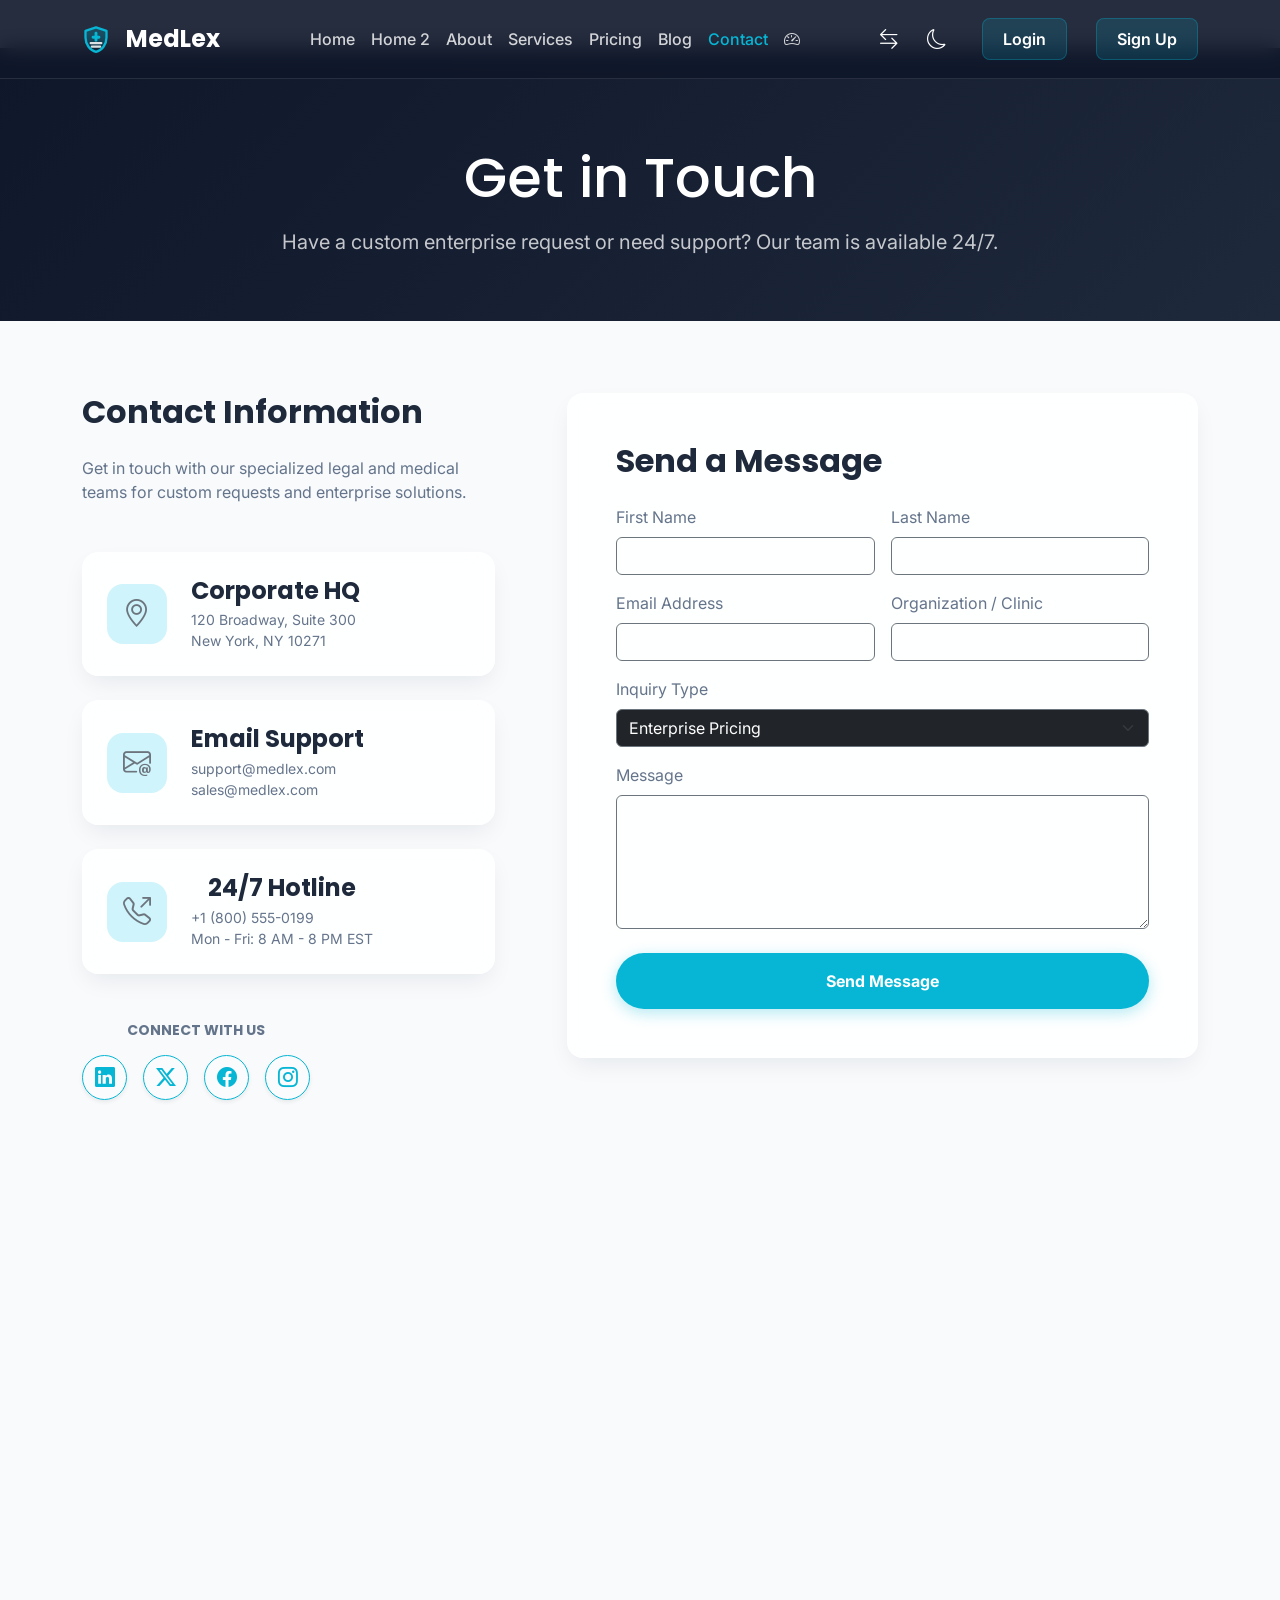
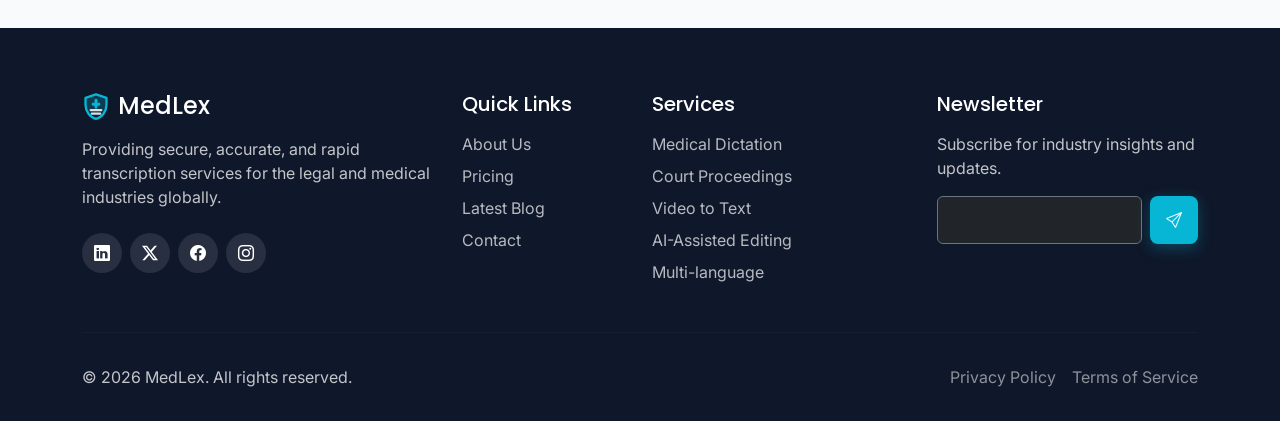
<file: contact.html>
<!DOCTYPE html>
<html lang="en">

<head>
    <meta charset="UTF-8">
    <meta name="viewport" content="width=device-width, initial-scale=1.0">
    <title>Contact Us | MedLex</title>
    <meta name="description" content="Reach out for custom transcription pricing, support, or partnership inquiries.">
    <!-- Bootstrap 5 CSS CDN -->
    <link href="https://cdn.jsdelivr.net/npm/bootstrap@5.3.3/dist/css/bootstrap.min.css" rel="stylesheet">
    <link rel="stylesheet" href="https://cdn.jsdelivr.net/npm/bootstrap-icons@1.11.3/font/bootstrap-icons.min.css">
    <link
        href="https://fonts.googleapis.com/css2?family=Inter:wght@300;400;500;600;700&family=Poppins:wght@400;500;600;700;800&display=swap"
        rel="stylesheet">
    <link rel="stylesheet" href="assets/css/style.css">
    <link rel="icon" type="image/png" href="assets/images/favicon.png">
    <style>
        [data-theme="dark"] .bg-light,
        [data-theme="dark"] .bg-white {
            background-color: var(--bg-color) !important;
            color: var(--text-main) !important;
        }

        /* RTL Mode Footer Alignment Correction */
        [dir="rtl"] footer {
            direction: rtl !important;
            text-align: right !important;
        }

        [dir="rtl"] footer h5,
        [dir="rtl"] footer .footer-brand,
        [dir="rtl"] footer ul,
        [dir="rtl"] footer li,
        [dir="rtl"] footer a {
            text-align: right !important;
        }

        [dir="rtl"] footer p {
            direction: ltr !important;
            text-align: right !important;
        }

        [dir="rtl"] footer .footer-brand {
            justify-content: flex-start !important;
        }

        [dir="rtl"] footer .social-icons {
            justify-content: flex-start !important;
        }

        [dir="rtl"] footer form.d-flex input.form-control {
            margin-right: 0 !important;
            margin-left: 0.5rem !important;
            text-align: left !important;
            direction: ltr !important;
        }

        [dir="rtl"] footer .row {
            text-align: right !important;
        }

        [dir="rtl"] footer .row > div:nth-child(3) h5 {
            margin-right: 2.2rem !important;
        }
    </style>
</head>

<body>

    <!-- Header Section -->
    <nav class="navbar navbar-expand-lg navbar-dark navbar-glass fixed-top">
        <div class="container">
            <a class="navbar-brand" href="index.html">
                <svg class="text-secondary flex-shrink-0 me-2" width="28" height="28" viewBox="0 0 24 24" fill="none" xmlns="http://www.w3.org/2000/svg" aria-hidden="true" style="vertical-align: middle;">
                    <!-- Shield Base: Legal, Security, Trust -->
                    <path d="M12 2L3 5v6c0 5.55 3.84 10.74 9 12 5.16-1.26 9-6.45 9-12V5l-9-3z" fill="url(#shieldGrad)" stroke="var(--secondary)" stroke-width="2" stroke-linejoin="round"/>
                    <!-- Medical Cross: Medical Transcription Identity -->
                    <path d="M12 7v6M9.5 10.5h5" stroke="var(--secondary)" stroke-width="2.5" stroke-linecap="round"/>
                    <!-- Waveform Lines: Sound/Audio Transcription and Records -->
                    <path d="M7.5 15.5h9M8.5 18.5h7" stroke="#FFFFFF" stroke-width="2" stroke-linecap="round" opacity="0.85"/>
                    <!-- Dynamic Glowing Gradient -->
                    <defs>
                        <linearGradient id="shieldGrad" x1="12" y1="2" x2="12" y2="23" gradientUnits="userSpaceOnUse">
                            <stop stop-color="rgba(6, 182, 212, 0.2)"/>
                            <stop offset="1" stop-color="rgba(15, 23, 42, 0.7)"/>
                        </linearGradient>
                    </defs>
                </svg>
                MedLex
            </a>

            <div class="d-flex align-items-center gap-3 d-lg-none">
                <button class="theme-toggle rtl-toggle" aria-label="Toggle RTL">
                    <i class="bi bi-arrow-left-right"></i>
                </button>
                <button class="theme-toggle" id="theme-toggle-mobile" aria-label="Toggle Dark Mode">
                    <i class="bi bi-moon" id="theme-icon-mobile"></i>
                </button>
                <button class="navbar-toggler border-0 shadow-none text-white fs-2" type="button"
                    data-bs-toggle="offcanvas" data-bs-target="#mobileMenu" aria-controls="mobileMenu">
                    <i class="bi bi-list"></i>
                </button>
            </div>

            <div class="collapse navbar-collapse" id="navbarNav">
                <ul class="navbar-nav mx-auto">
                    <li class="nav-item"><a class="nav-link " href="index.html">Home</a></li>
                    <li class="nav-item"><a class="nav-link" href="home2.html">Home 2</a></li>
                    <li class="nav-item"><a class="nav-link" href="about.html">About</a></li>
                    <li class="nav-item"><a class="nav-link" href="services.html">Services</a></li>
                    <li class="nav-item"><a class="nav-link" href="pricing.html">Pricing</a></li>
                    <li class="nav-item"><a class="nav-link" href="blog.html">Blog</a></li>
                    <li class="nav-item"><a class="nav-link active" href="contact.html">Contact</a></li>
                    <li class="nav-item"><a class="nav-link" href="dashboard.html" title="Dashboard"><i
                                class="bi bi-speedometer2"></i></a></li>
                </ul>
                <div class="d-flex align-items-center gap-3">
                    <button class="theme-toggle rtl-toggle d-none d-lg-block" aria-label="Toggle RTL">
                        <i class="bi bi-arrow-left-right"></i>
                    </button>
                    <button class="theme-toggle d-none d-lg-block" id="theme-toggle" aria-label="Toggle Dark Mode">
                        <i class="bi bi-moon" id="theme-icon"></i>
                    </button>
                    <a href="login.html" class="nav-link text-white d-none d-lg-block">Login</a>
                    <a href="signup.html" class="nav-link text-white d-none d-lg-block">Sign Up</a>
                </div>
            </div>
        </div>
    </nav>

    <!-- Offcanvas Mobile Menu -->
    <div class="offcanvas offcanvas-end offcanvas-custom" tabindex="-1" id="mobileMenu"
        aria-labelledby="mobileMenuLabel">
        <div class="offcanvas-header border-bottom border-light border-opacity-10">
            <h5 class="offcanvas-title text-white" id="mobileMenuLabel">
                <svg class="text-secondary flex-shrink-0 me-2" width="28" height="28" viewBox="0 0 24 24" fill="none" xmlns="http://www.w3.org/2000/svg" aria-hidden="true" style="vertical-align: middle;">
                    <path d="M12 2L3 5v6c0 5.55 3.84 10.74 9 12 5.16-1.26 9-6.45 9-12V5l-9-3z" fill="url(#shieldGrad)" stroke="var(--secondary)" stroke-width="2" stroke-linejoin="round"/>
                    <path d="M12 7v6M9.5 10.5h5" stroke="var(--secondary)" stroke-width="2.5" stroke-linecap="round"/>
                    <path d="M7.5 15.5h9M8.5 18.5h7" stroke="#FFFFFF" stroke-width="2" stroke-linecap="round" opacity="0.85"/>
                    <defs>
                        <linearGradient id="shieldGrad" x1="12" y1="2" x2="12" y2="23" gradientUnits="userSpaceOnUse">
                            <stop stop-color="rgba(6, 182, 212, 0.2)"/>
                            <stop offset="1" stop-color="rgba(15, 23, 42, 0.7)"/>
                        </linearGradient>
                    </defs>
                </svg> Menu
            </h5>
            <button type="button" class="btn-close btn-close-white" data-bs-dismiss="offcanvas"
                aria-label="Close"></button>
        </div>
        <div class="offcanvas-body">
            <ul class="navbar-nav">
                <li class="nav-item"><a class="nav-link " href="index.html">Home</a></li>
                <li class="nav-item"><a class="nav-link" href="home2.html">Home 2</a></li>
                <li class="nav-item"><a class="nav-link" href="about.html">About</a></li>
                <li class="nav-item"><a class="nav-link" href="services.html">Services</a></li>
                <li class="nav-item"><a class="nav-link" href="pricing.html">Pricing</a></li>
                <li class="nav-item"><a class="nav-link" href="blog.html">Blog</a></li>
                <li class="nav-item"><a class="nav-link active" href="contact.html">Contact</a></li>
                <li class="nav-item"><a class="nav-link" href="dashboard.html" title="Dashboard"><i
                            class="bi bi-speedometer2"></i></a></li>
                <li class="nav-item mt-4"><a class="nav-link" href="login.html"><i
                            class="bi bi-box-arrow-in-right me-2"></i>Login</a></li>
                <li class="nav-item mt-2"><a class="nav-link" href="signup.html"><i
                            class="bi bi-person-plus me-2"></i>Sign Up</a></li>
            </ul>
        </div>
    </div>

    <!-- Page Header -->
    <section class="pt-5 mt-5 pb-5 bg-dark text-white"
        style="background: linear-gradient(135deg, var(--primary), #1e293b);">
        <div class="container pt-5 text-center reveal">
            <h1 class="display-4 fw-bold mb-3 text-white">Get in Touch</h1>
            <p class="lead opacity-75 max-w-700 mx-auto text-white">Have a custom enterprise request or need support?
                Our team is available 24/7.</p>
        </div>
    </section>

    <!-- Contact Form & Details -->
    <section class="py-5 my-4">
        <div class="container">
            <div class="row g-5">

                <!-- Contact Details -->
                <div class="col-lg-5 reveal">
                    <div class="contact-info-wrapper pe-lg-4">
                        <h2 class="fw-bold mb-4 text-start">Contact Information</h2>
                        <p class="text-muted mb-5">Get in touch with our specialized legal and medical teams for custom
                            requests and enterprise solutions.</p>

                        <!-- Office Location -->
                        <div class="glass-card p-4 mb-4 d-flex align-items-center gap-4 text-start">
                            <div class="flex-shrink-0 bg-info-subtle text-info rounded-4 d-flex align-items-center justify-content-center"
                                style="width: 60px; height: 60px; background: rgba(6, 182, 212, 0.1);">
                                <i class="bi bi-geo-alt fs-3 text-secondary"></i>
                            </div>
                            <div>
                                <h4 class="fw-bold mb-1">Corporate HQ</h4>
                                <p class="text-muted mb-0 small">120 Broadway, Suite 300<br>New York, NY 10271</p>
                            </div>
                        </div>

                        <!-- Email Support -->
                        <div class="glass-card p-4 mb-4 d-flex align-items-center gap-4 text-start">
                            <div class="flex-shrink-0 bg-info-subtle text-info rounded-4 d-flex align-items-center justify-content-center"
                                style="width: 60px; height: 60px; background: rgba(6, 182, 212, 0.1);">
                                <i class="bi bi-envelope-at fs-3 text-secondary"></i>
                            </div>
                            <div>
                                <h4 class="fw-bold mb-1">Email Support</h4>
                                <p class="text-muted mb-0 small">support@medlex.com<br>sales@medlex.com</p>
                            </div>
                        </div>

                        <!-- 24/7 Hotline -->
                        <div class="glass-card p-4 mb-4 d-flex align-items-center gap-4 text-start">
                            <div class="flex-shrink-0 bg-info-subtle text-info rounded-4 d-flex align-items-center justify-content-center"
                                style="width: 60px; height: 60px; background: rgba(6, 182, 212, 0.1);">
                                <i class="bi bi-telephone-outbound fs-3 text-secondary"></i>
                            </div>
                            <div>
                                <h4 class="fw-bold mb-1">24/7 Hotline</h4>
                                <p class="text-muted mb-0 small">+1 (800) 555-0199<br>Mon - Fri: 8 AM - 8 PM EST</p>
                            </div>
                        </div>

                        <!-- Social Media -->
                        <div class="mt-5 d-flex flex-column align-items-center align-items-lg-start">
                            <div class="d-inline-block text-center text-lg-start">
                                <h6 class="fw-bold text-uppercase tracking-wider small text-muted mb-3">Connect With Us
                                </h6>
                                <div class="d-flex gap-3 social-icons justify-content-center justify-content-lg-start">
                                    <a href="#"
                                        class="social-icon-btn d-flex align-items-center justify-content-center shadow-sm"
                                        style="width: 45px; height: 45px;">
                                        <i class="bi bi-linkedin fs-5"></i>
                                    </a>
                                    <a href="#"
                                        class="social-icon-btn d-flex align-items-center justify-content-center shadow-sm"
                                        style="width: 45px; height: 45px;">
                                        <i class="bi bi-twitter-x fs-5"></i>
                                    </a>
                                    <a href="#"
                                        class="social-icon-btn d-flex align-items-center justify-content-center shadow-sm"
                                        style="width: 45px; height: 45px;">
                                        <i class="bi bi-facebook fs-5"></i>
                                    </a>
                                    <a href="#"
                                        class="social-icon-btn d-flex align-items-center justify-content-center shadow-sm"
                                        style="width: 45px; height: 45px;">
                                        <i class="bi bi-instagram fs-5"></i>
                                    </a>
                                </div>
                            </div>
                        </div>
                    </div>
                </div>

                <!-- Form -->
                <div class="col-lg-7 reveal" style="transition-delay: 0.1s">
                    <div class="glass-card text-start p-5">
                        <h2 class="fw-bold mb-4 text-start">Send a Message</h2>
                        <form class="needs-validation" novalidate
                            onsubmit="event.preventDefault(); alert('Message sent successfully!');">
                            <div class="row g-3">
                                <div class="col-md-6">
                                    <label class="form-label text-muted">First Name</label>
                                    <input type="text"
                                        class="form-control bg-transparent border-secondary bg-theme-adjust text-white shadow-none"
                                        required>
                                </div>
                                <div class="col-md-6">
                                    <label class="form-label text-muted">Last Name</label>
                                    <input type="text"
                                        class="form-control bg-transparent border-secondary bg-theme-adjust text-white shadow-none"
                                        required>
                                </div>
                                <div class="col-md-6">
                                    <label class="form-label text-muted">Email Address</label>
                                    <input type="email"
                                        class="form-control bg-transparent border-secondary bg-theme-adjust text-white shadow-none"
                                        required>
                                </div>
                                <div class="col-md-6">
                                    <label class="form-label text-muted">Organization / Clinic</label>
                                    <input type="text"
                                        class="form-control bg-transparent border-secondary bg-theme-adjust text-white shadow-none">
                                </div>
                                <div class="col-12">
                                    <label class="form-label text-muted">Inquiry Type</label>
                                    <select
                                        class="form-select bg-dark border-secondary bg-theme-adjust text-white shadow-none">
                                        <option>Enterprise Pricing</option>
                                        <option>Support Issue</option>
                                        <option>API Integration</option>
                                        <option>Other</option>
                                    </select>
                                </div>
                                <div class="col-12">
                                    <label class="form-label text-muted">Message</label>
                                    <textarea
                                        class="form-control bg-transparent border-secondary bg-theme-adjust text-white shadow-none"
                                        rows="5" required></textarea>
                                </div>
                                <div class="col-12 mt-4">
                                    <button type="submit"
                                        class="btn btn-secondary-custom w-100 py-3 rounded-pill fw-bold">Send
                                        Message</button>
                                </div>
                            </div>
                        </form>
                    </div>
                </div>

            </div>
        </div>
    </section>

    <!-- SECTION: Map -->
    <section class="py-0">
        <div class="container-fluid p-0 overflow-hidden">
            <iframe
                src="https://www.google.com/maps/embed?pb=!1m18!1m12!1m3!1d3024.478!2d-74.011!3d40.707!2m3!1f0!2f0!3f0!3m2!1i1024!2i768!4f13.1!3m3!1m2!1s0x0%3A0x0!2zNDDCsDQyJzI3LjAiTiA3NMKwMDAnMzkuNiJX!5e0!3m2!1sen!2sus!4v1715077750000"
                width="100%" height="450" style="border:0;" allowfullscreen="" loading="lazy"
                referrerpolicy="no-referrer-when-downgrade">
            </iframe>
        </div>
    </section>

    <!-- Global Footer -->
    <footer>
        <div class="container">
            <div class="row g-4">
                <div class="col-lg-4">
                    <h5 class="mb-3 d-flex align-items-center gap-2 footer-brand">
                        <svg class="text-secondary flex-shrink-0" width="28" height="28" viewBox="0 0 24 24" fill="none" xmlns="http://www.w3.org/2000/svg" aria-hidden="true" style="vertical-align: middle;">
                            <path d="M12 2L3 5v6c0 5.55 3.84 10.74 9 12 5.16-1.26 9-6.45 9-12V5l-9-3z" fill="url(#shieldGrad)" stroke="var(--secondary)" stroke-width="2" stroke-linejoin="round"/>
                            <path d="M12 7v6M9.5 10.5h5" stroke="var(--secondary)" stroke-width="2.5" stroke-linecap="round"/>
                            <path d="M7.5 15.5h9M8.5 18.5h7" stroke="#FFFFFF" stroke-width="2" stroke-linecap="round" opacity="0.85"/>
                            <defs>
                                <linearGradient id="shieldGrad" x1="12" y1="2" x2="12" y2="23" gradientUnits="userSpaceOnUse">
                                    <stop stop-color="rgba(6, 182, 212, 0.2)"/>
                                    <stop offset="1" stop-color="rgba(15, 23, 42, 0.7)"/>
                                </linearGradient>
                            </defs>
                        </svg> MedLex
                    </h5>
                    <p class="mb-4 opacity-75">Providing secure, accurate, and rapid transcription services for the
                        legal and medical industries globally.</p>
                    <div class="social-icons d-flex gap-2">
                        <a href="#"><i class="bi bi-linkedin"></i></a>
                        <a href="#"><i class="bi bi-twitter-x"></i></a>
                        <a href="#"><i class="bi bi-facebook"></i></a>
                        <a href="#"><i class="bi bi-instagram"></i></a>
                    </div>
                </div>
                <div class="col-lg-2 col-md-4">
                    <h5 class="mb-3">Quick Links</h5>
                    <ul class="list-unstyled d-flex flex-column gap-2">
                        <li><a href="about.html">About Us</a></li>
                        <li><a href="pricing.html">Pricing</a></li>
                        <li><a href="blog.html">Latest Blog</a></li>
                        <li><a href="contact.html">Contact</a></li>
                    </ul>
                </div>
                <div class="col-lg-3 col-md-4">
                    <h5 class="mb-3">Services</h5>
                    <ul class="list-unstyled d-flex flex-column gap-2">
                        <li><a href="service-details.html">Medical Dictation</a></li>
                        <li><a href="service-details.html">Court Proceedings</a></li>
                        <li><a href="service-details.html">Video to Text</a></li>
                        <li><a href="service-details.html">AI-Assisted Editing</a></li>
                        <li><a href="service-details.html">Multi-language</a></li>
                    </ul>
                </div>
                <div class="col-lg-3 col-md-4">
                    <h5 class="mb-3">Newsletter</h5>
                    <p class="opacity-75">Subscribe for industry insights and updates.</p>
                    <form class="d-flex" onsubmit="event.preventDefault();">
                        <input type="email" class="form-control me-2 bg-dark border-secondary text-white"
                            placeholder="Email address" required>
                        <button type="submit" class="btn btn-secondary-custom px-3"><i class="bi bi-send"></i></button>
                    </form>
                </div>
            </div>
            <hr class="footer-divider">
            <div class="d-flex flex-column flex-md-row justify-content-between align-items-center opacity-75 text-sm">
                <p class="mb-2 mb-md-0">&copy; 2026 MedLex. All rights reserved.</p>
                <div class="d-flex gap-3">
                    <a href="#">Privacy Policy</a>
                    <a href="#">Terms of Service</a>
                </div>
            </div>
        </div>
    </footer>

    <script src="https://cdn.jsdelivr.net/npm/bootstrap@5.3.3/dist/js/bootstrap.bundle.min.js"></script>
    <script src="assets/js/main.js"></script>
</body>

</html>
</file>
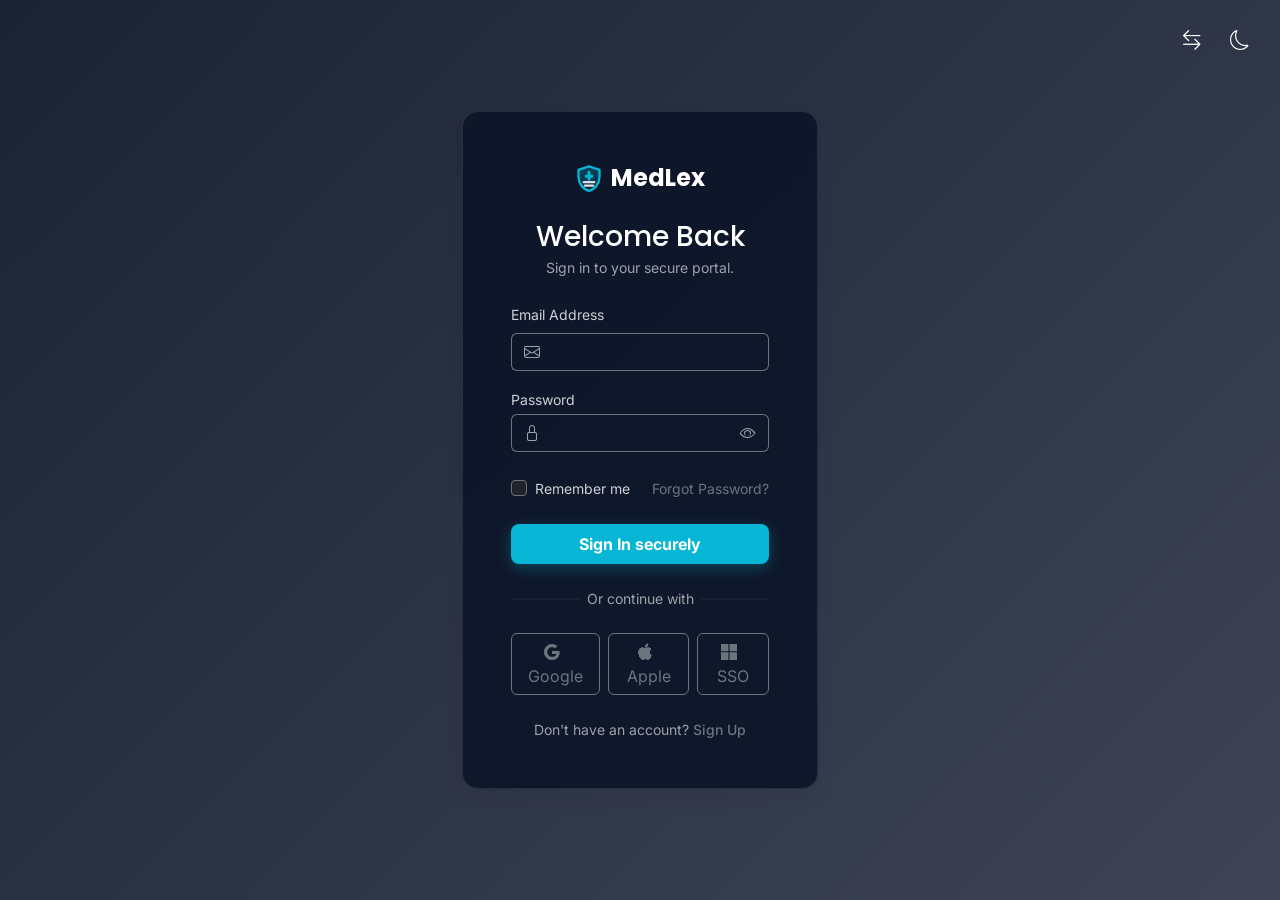
<file: login.html>
<!DOCTYPE html>
<html lang="en">

<head>
    <meta charset="UTF-8">
    <meta name="viewport" content="width=device-width, initial-scale=1.0">
    <title>Login | MedLex</title>
    <!-- Bootstrap 5 CSS CDN -->
    <link href="https://cdn.jsdelivr.net/npm/bootstrap@5.3.3/dist/css/bootstrap.min.css" rel="stylesheet">
    <link rel="stylesheet" href="https://cdn.jsdelivr.net/npm/bootstrap-icons@1.11.3/font/bootstrap-icons.min.css">
    <link
        href="https://fonts.googleapis.com/css2?family=Inter:wght@300;400;500;600;700&family=Poppins:wght@400;500;600;700;800&display=swap"
        rel="stylesheet">
    <link rel="stylesheet" href="assets/css/style.css">
    <link rel="icon" type="image/png" href="assets/images/favicon.png">
    <style>
        .auth-container {
            min-height: 100vh;
            display: flex;
            align-items: center;
            justify-content: center;
            background: linear-gradient(135deg, rgba(15, 23, 42, 0.95), rgba(15, 23, 42, 0.8)), url('https://images.unsplash.com/photo-1555949963-aa79dcee981c?w=2000&auto=format&fit=crop') center/cover;
            transition: var(--transition);
        }

        .glass-card {
            background: rgba(15, 23, 42, 0.98) !important;
            border-color: rgba(255, 255, 255, 0.1) !important;
            color: white !important;
        }

        .glass-card h3,
        .glass-card h2,
        .glass-card .auth-brand,
        .glass-card .form-label {
            color: white !important;
        }

        .glass-card .text-muted {
            color: rgba(255, 255, 255, 0.6) !important;
        }

        .auth-brand {
            color: white !important;
        }

        .auth-input {
            color: white !important;
        }

        /* Ensure form labels and text inside card are light */
        .glass-card .form-label,
        .glass-card .form-check-label {
            color: rgba(255, 255, 255, 0.8) !important;
        }

        /* RTL Mode Alignment Corrections */
        [dir="rtl"] .auth-container .glass-card {
            direction: ltr !important;
            text-align: left !important;
        }

        [dir="rtl"] .auth-container .input-group > .border-end-0 {
            border-right: 1px solid rgba(255, 255, 255, 0.25) !important;
            border-left: 0 !important;
        }

        [dir="rtl"] .auth-container .input-group > .border-start-0 {
            border-left: 1px solid rgba(255, 255, 255, 0.25) !important;
            border-right: 0 !important;
        }

        [dir="rtl"] .auth-container .input-group > .form-control {
            border-left: 0 !important;
            border-right: 0 !important;
        }

        [dir="rtl"] .auth-container .input-group > .form-control:first-child {
            border-left: 1px solid rgba(255, 255, 255, 0.25) !important;
            border-right: 0 !important;
        }

        [dir="rtl"] .auth-container .input-group > .form-control:last-child {
            border-right: 1px solid rgba(255, 255, 255, 0.25) !important;
            border-left: 0 !important;
        }

        [dir="rtl"] .auth-container h2,
        [dir="rtl"] .auth-container p,
        [dir="rtl"] .auth-container .form-label,
        [dir="rtl"] .auth-container .form-check,
        [dir="rtl"] .auth-container .form-check-label,
        [dir="rtl"] .auth-container a,
        [dir="rtl"] .auth-container span,
        [dir="rtl"] .auth-container small {
            direction: ltr !important;
            unicode-bidi: plaintext !important;
        }
    </style>
</head>

<body>

    <div class="auth-container py-5 position-relative">
        <!-- Floating Toggles -->
        <div class="position-absolute top-0 end-0 p-4 d-flex gap-3 z-3">
            <button class="theme-toggle rtl-toggle" aria-label="Toggle RTL">
                <i class="bi bi-arrow-left-right"></i>
            </button>
            <button class="theme-toggle" id="theme-toggle" aria-label="Toggle Dark Mode">
                <i class="bi bi-moon" id="theme-icon"></i>
            </button>
        </div>
        <div class="container">
            <div class="row justify-content-center">
                <div class="col-md-8 col-lg-5 col-xl-4 reveal">
                    <div class="glass-card text-start p-4 p-md-5">
                        <div class="text-center mb-4">
                            <a href="index.html" class="auth-brand d-flex align-items-center justify-content-center gap-2">
                                <svg class="text-secondary flex-shrink-0" width="28" height="28" viewBox="0 0 24 24" fill="none" xmlns="http://www.w3.org/2000/svg" aria-hidden="true" style="vertical-align: middle;">
                                    <!-- Shield Base: Legal, Security, Trust -->
                                    <path d="M12 2L3 5v6c0 5.55 3.84 10.74 9 12 5.16-1.26 9-6.45 9-12V5l-9-3z" fill="url(#shieldGrad)" stroke="var(--secondary)" stroke-width="2" stroke-linejoin="round"/>
                                    <!-- Medical Cross: Medical Transcription Identity -->
                                    <path d="M12 7v6M9.5 10.5h5" stroke="var(--secondary)" stroke-width="2.5" stroke-linecap="round"/>
                                    <!-- Waveform Lines: Sound/Audio Transcription and Records -->
                                    <path d="M7.5 15.5h9M8.5 18.5h7" stroke="#FFFFFF" stroke-width="2" stroke-linecap="round" opacity="0.85"/>
                                    <!-- Dynamic Glowing Gradient -->
                                    <defs>
                                        <linearGradient id="shieldGrad" x1="12" y1="2" x2="12" y2="23" gradientUnits="userSpaceOnUse">
                                            <stop stop-color="rgba(6, 182, 212, 0.2)"/>
                                            <stop offset="1" stop-color="rgba(15, 23, 42, 0.7)"/>
                                        </linearGradient>
                                    </defs>
                                </svg>
                                MedLex
                            </a>
                        </div>
                        <h2 class="h3 fw-bold mb-1 text-center">Welcome Back</h2>
                        <p class="text-muted text-center mb-4 small">Sign in to your secure portal.</p>

                        <form onsubmit="event.preventDefault(); window.location.href='dashboard.html';">
                            <div class="mb-3">
                                <label class="form-label text-muted small">Email Address</label>
                                <div class="input-group">
                                    <span
                                        class="input-group-text bg-transparent border-secondary text-muted border-end-0"><i
                                            class="bi bi-envelope"></i></span>
                                    <input type="email"
                                        class="form-control bg-transparent border-secondary border-start-0 auth-input shadow-none focus-ring-secondary"
                                        required>
                                </div>
                            </div>

                            <div class="mb-4">
                                <label class="form-label text-muted small mb-1">Password</label>
                                <div class="input-group">
                                    <span
                                        class="input-group-text bg-transparent border-secondary text-muted border-end-0"><i
                                            class="bi bi-lock"></i></span>
                                    <input type="password"
                                        class="form-control bg-transparent border-secondary border-start-0 border-end-0 auth-input shadow-none"
                                        required>
                                    <span
                                        class="input-group-text bg-transparent border-secondary text-muted border-start-0 password-toggle cursor-pointer"><i
                                            class="bi bi-eye"></i></span>
                                </div>
                            </div>

                            <div class="d-flex justify-content-between align-items-center mb-4">
                                <div class="form-check mb-0">
                                    <input class="form-check-input bg-dark border-secondary" type="checkbox" value=""
                                        id="rememberMe">
                                    <label class="form-check-label text-muted small" for="rememberMe"
                                        style="color: rgba(255, 255, 255, 0.8) !important;">
                                        Remember me
                                    </label>
                                </div>
                                <a href="#" class="text-secondary small text-decoration-none">Forgot Password?</a>
                            </div>

                            <button type="submit" class="btn btn-secondary-custom w-100 py-2 fw-bold mb-4">Sign In
                                securely</button>

                            <div class="text-center mb-4 text-muted small position-relative">
                                <span class="px-2 position-relative z-1"
                                    style="background-color: #0f172a !important; color: rgba(255,255,255,0.6) !important;">Or
                                    continue with</span>
                                <hr
                                    class="position-absolute top-50 start-0 w-100 m-0 translate-middle-y border-secondary opacity-25">
                            </div>

                            <div class="d-flex flex-column flex-sm-row gap-2 mb-4">
                                <button type="button" class="btn btn-outline-secondary flex-fill"><i
                                        class="bi bi-google me-2"></i> Google</button>
                                <button type="button" class="btn btn-outline-secondary flex-fill"><i
                                        class="bi bi-apple me-2"></i> Apple</button>
                                <button type="button" class="btn btn-outline-secondary flex-fill"><i
                                        class="bi bi-microsoft me-2"></i> SSO</button>
                            </div>

                            <p class="text-center text-muted small mb-0">Don't have an account? <a href="signup.html"
                                    class="text-secondary fw-bold text-decoration-none">Sign Up</a></p>
                        </form>
                    </div>
                </div>
            </div>
        </div>
    </div>

    <!-- Bootstrap 5 JS Bundle with Popper -->
    <script src="https://cdn.jsdelivr.net/npm/bootstrap@5.3.3/dist/js/bootstrap.bundle.min.js"></script>
    <script src="assets/js/main.js"></script>
</body>

</html>
</file>
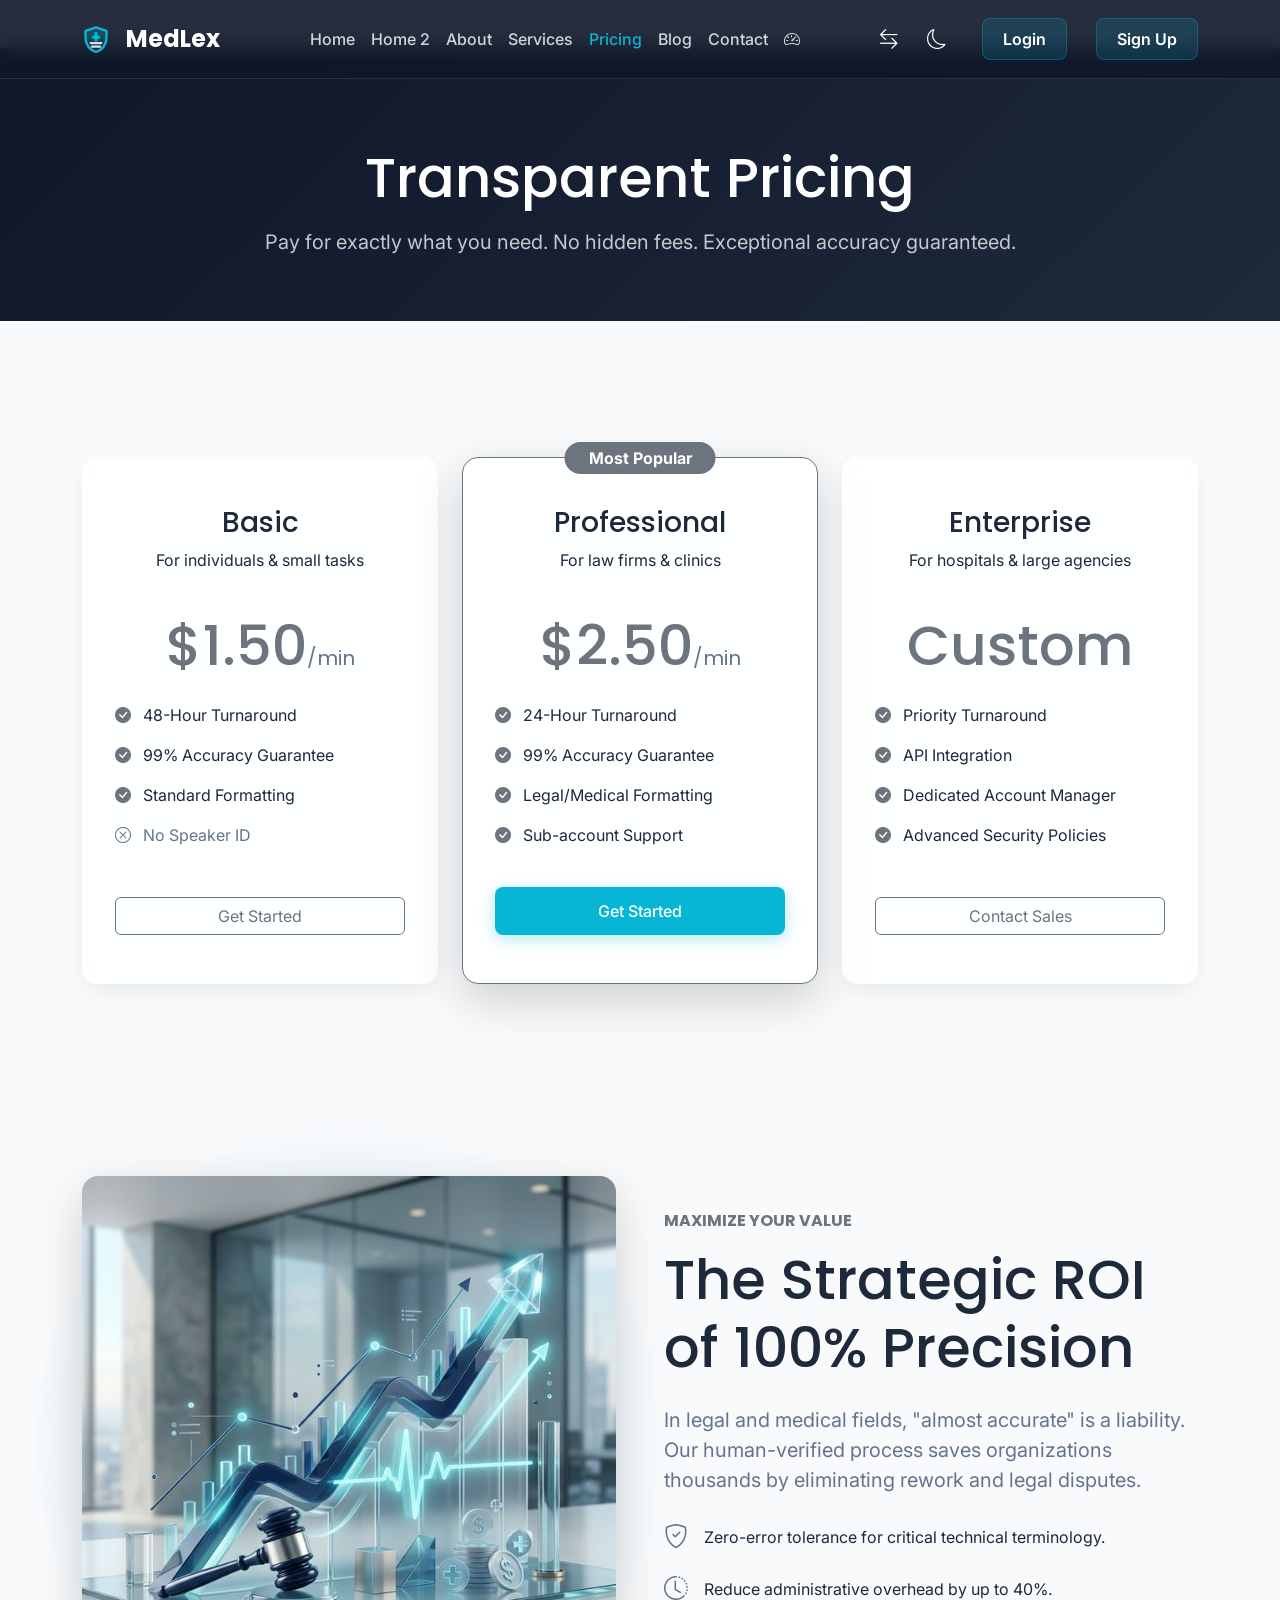
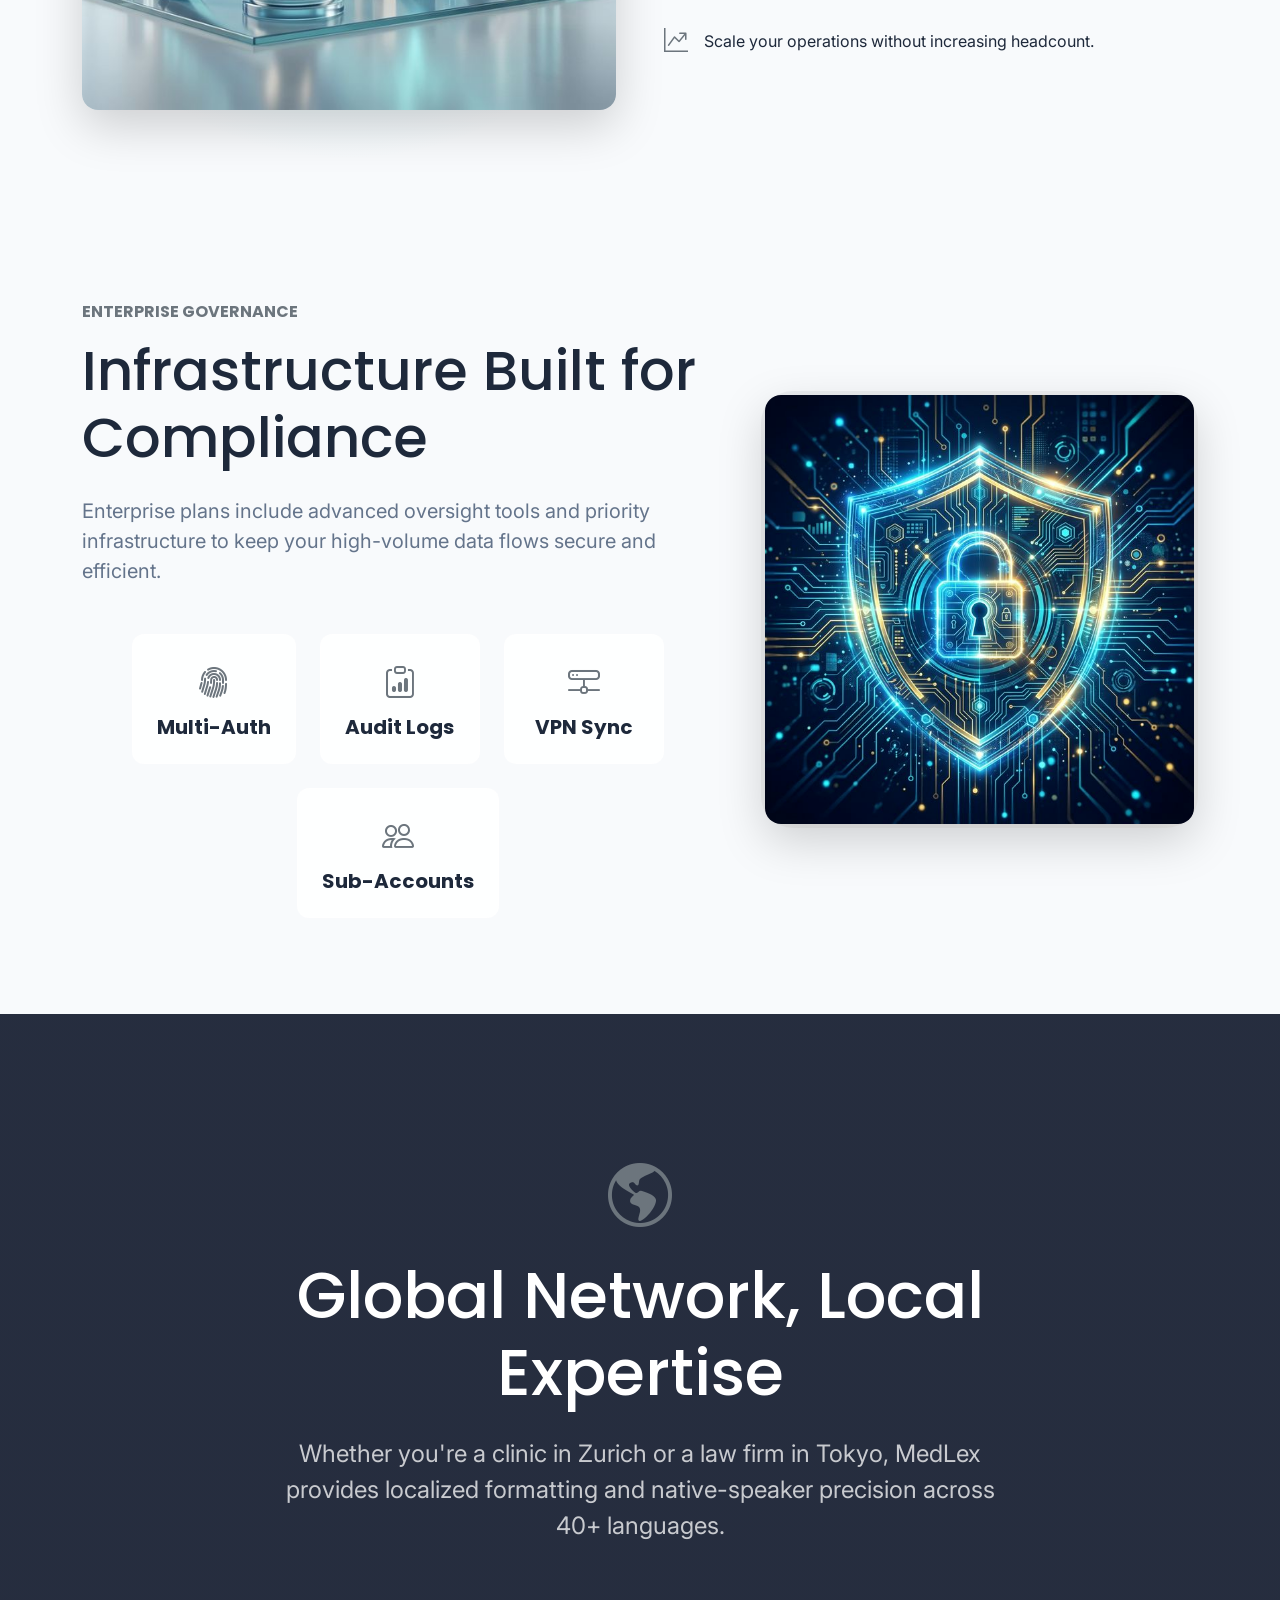
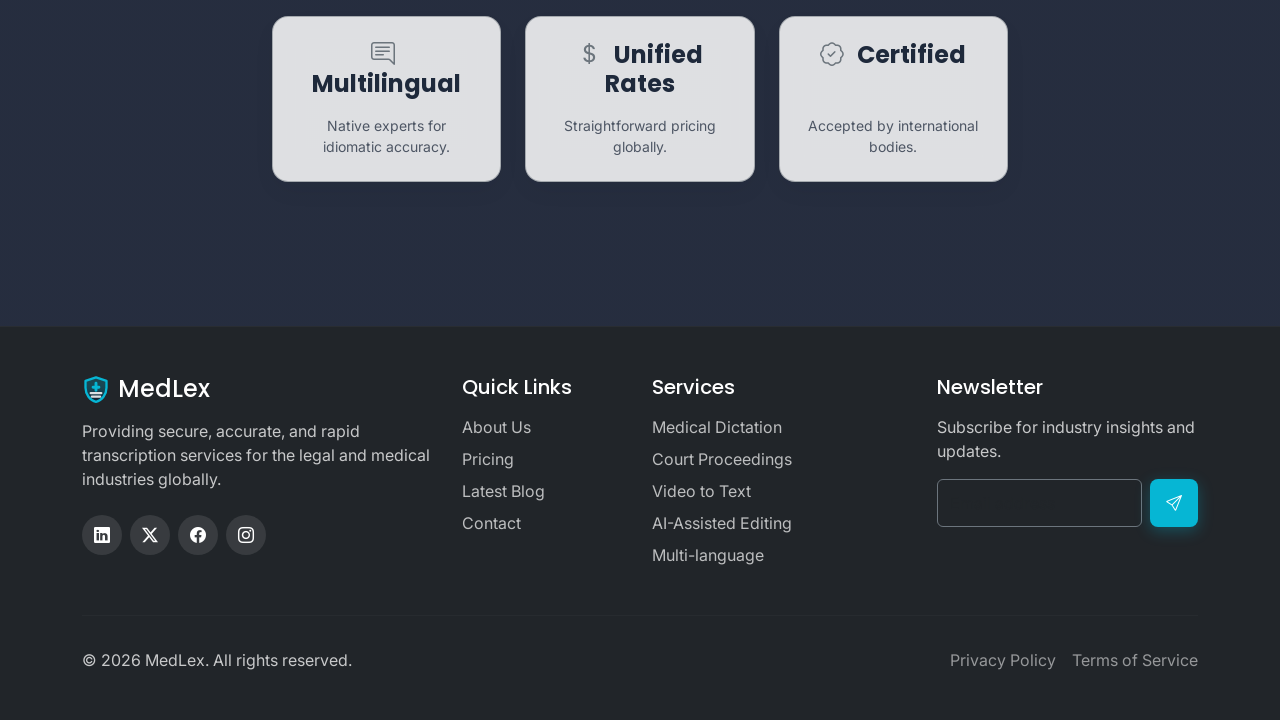
<file: pricing.html>
<!DOCTYPE html>
<html lang="en">

<head>
  <meta charset="UTF-8">
  <meta name="viewport" content="width=device-width, initial-scale=1.0">
  <title>Pricing Plans | MedLex</title>
  <!-- Bootstrap 5 CSS CDN -->
  <link href="https://cdn.jsdelivr.net/npm/bootstrap@5.3.3/dist/css/bootstrap.min.css" rel="stylesheet">
  <link rel="stylesheet" href="https://cdn.jsdelivr.net/npm/bootstrap-icons@1.11.3/font/bootstrap-icons.min.css">
  <link
    href="https://fonts.googleapis.com/css2?family=Inter:wght@300;400;500;600;700&family=Poppins:wght@400;500;600;700;800&display=swap"
    rel="stylesheet">
  <link rel="stylesheet" href="assets/css/style.css">
  <link rel="icon" type="image/png" href="assets/images/favicon.png">
  <style>
    .unique-pricing-section {
      padding: 6rem 0;
      overflow: hidden;
    }

    .image-glow-wrap {
      position: relative;
    }

    .image-glow-wrap::before {
      content: '';
      position: absolute;
      top: 50%;
      left: 50%;
      transform: translate(-50%, -50%);
      width: 120%;
      height: 120%;
      background: radial-gradient(circle, rgba(6, 182, 212, 0.2) 0%, transparent 70%);
      z-index: -1;
      animation: pulse-glow 4s ease-in-out infinite;
    }

    @keyframes pulse-glow {

      0%,
      100% {
        opacity: 0.5;
        transform: translate(-50%, -50%) scale(1);
      }

      50% {
        opacity: 1;
        transform: translate(-50%, -50%) scale(1.1);
      }
    }

    .feature-list-custom {
      list-style: none;
      padding: 0;
    }

    .feature-list-custom li {
      margin-bottom: 1rem;
      display: flex;
      align-items: center;
      gap: 1rem;
      transform: translateX(-20px);
      transition: all 0.6s cubic-bezier(0.16, 1, 0.3, 1);
      opacity: 0;
    }

    .reveal.active .feature-list-custom li {
      transform: translateX(0);
      opacity: 1;
    }

    .feature-list-custom li:nth-child(1) {
      transition-delay: 0.1s;
    }

    .feature-list-custom li:nth-child(2) {
      transition-delay: 0.2s;
    }

    .feature-list-custom li:nth-child(3) {
      transition-delay: 0.3s;
    }

    .security-badge-grid {
      display: flex;
      flex-wrap: wrap;
      gap: 1.5rem;
      justify-content: center;
    }

    .security-badge-item {
      min-width: 160px;
      background: var(--card-bg);
      border: 1px solid var(--glass-border);
      border-radius: 12px;
      padding: 1.5rem;
      text-align: center;
      transition: var(--transition);
    }

    .security-badge-item:hover {
      background: rgba(6, 182, 212, 0.1);
      border-color: var(--secondary);
      transform: translateY(-5px);
    }

    .anim-float-slow {
      animation: float-slow 8s ease-in-out infinite;
    }

    @keyframes float-slow {

      0%,
      100% {
        transform: translateY(0);
      }

      50% {
        transform: translateY(-20px);
      }
    }

    [data-theme="dark"] .bg-light-custom {
      background-color: #0F172A !important;
    }

    .bg-light-custom {
      background-color: #f8fafc;
    }

    .glass-card h4,
    .glass-card p {
      color: var(--text-main) !important;
    }

    /* RTL Mode Footer Alignment Correction */
    [dir="rtl"] footer {
      direction: rtl !important;
      text-align: right !important;
    }

    [dir="rtl"] footer h5,
    [dir="rtl"] footer .footer-brand,
    [dir="rtl"] footer ul,
    [dir="rtl"] footer li,
    [dir="rtl"] footer a {
      text-align: right !important;
    }

    [dir="rtl"] footer p {
      direction: ltr !important;
      text-align: right !important;
    }

    [dir="rtl"] footer .footer-brand {
      justify-content: flex-start !important;
    }

    [dir="rtl"] footer .social-icons {
      justify-content: flex-start !important;
    }

    [dir="rtl"] footer form.d-flex input.form-control {
      margin-right: 0 !important;
      margin-left: 0.5rem !important;
      text-align: left !important;
      direction: ltr !important;
    }

    [dir="rtl"] footer .row {
      text-align: right !important;
    }

    [dir="rtl"] footer .row > div:nth-child(3) h5 {
      margin-right: 2.2rem !important;
    }
  </style>
</head>

<body>

  <!-- Header Section -->
  <nav class="navbar navbar-expand-lg navbar-dark navbar-glass fixed-top">
    <div class="container">
      <a class="navbar-brand" href="index.html">
        <svg class="text-secondary flex-shrink-0 me-2" width="28" height="28" viewBox="0 0 24 24" fill="none" xmlns="http://www.w3.org/2000/svg" aria-hidden="true" style="vertical-align: middle;">
            <!-- Shield Base: Legal, Security, Trust -->
            <path d="M12 2L3 5v6c0 5.55 3.84 10.74 9 12 5.16-1.26 9-6.45 9-12V5l-9-3z" fill="url(#shieldGrad)" stroke="var(--secondary)" stroke-width="2" stroke-linejoin="round"/>
            <!-- Medical Cross: Medical Transcription Identity -->
            <path d="M12 7v6M9.5 10.5h5" stroke="var(--secondary)" stroke-width="2.5" stroke-linecap="round"/>
            <!-- Waveform Lines: Sound/Audio Transcription and Records -->
            <path d="M7.5 15.5h9M8.5 18.5h7" stroke="#FFFFFF" stroke-width="2" stroke-linecap="round" opacity="0.85"/>
            <!-- Dynamic Glowing Gradient -->
            <defs>
                <linearGradient id="shieldGrad" x1="12" y1="2" x2="12" y2="23" gradientUnits="userSpaceOnUse">
                    <stop stop-color="rgba(6, 182, 212, 0.2)"/>
                    <stop offset="1" stop-color="rgba(15, 23, 42, 0.7)"/>
                </linearGradient>
            </defs>
        </svg>
        MedLex
      </a>

      <div class="d-flex align-items-center gap-3 d-lg-none">
        <button class="theme-toggle rtl-toggle" aria-label="Toggle RTL">
          <i class="bi bi-arrow-left-right"></i>
        </button>
        <button class="theme-toggle" id="theme-toggle-mobile" aria-label="Toggle Dark Mode">
          <i class="bi bi-moon" id="theme-icon-mobile"></i>
        </button>
        <button class="navbar-toggler border-0 shadow-none text-white fs-2" type="button" data-bs-toggle="offcanvas"
          data-bs-target="#mobileMenu" aria-controls="mobileMenu">
          <i class="bi bi-list"></i>
        </button>
      </div>

      <div class="collapse navbar-collapse" id="navbarNav">
        <ul class="navbar-nav mx-auto">
          <li class="nav-item"><a class="nav-link " href="index.html">Home</a></li>
          <li class="nav-item"><a class="nav-link" href="home2.html">Home 2</a></li>
          <li class="nav-item"><a class="nav-link" href="about.html">About</a></li>
          <li class="nav-item"><a class="nav-link" href="services.html">Services</a></li>
          <li class="nav-item"><a class="nav-link active" href="pricing.html">Pricing</a></li>
          <li class="nav-item"><a class="nav-link" href="blog.html">Blog</a></li>
          <li class="nav-item"><a class="nav-link" href="contact.html">Contact</a></li>
          <li class="nav-item"><a class="nav-link" href="dashboard.html" title="Dashboard"><i
                class="bi bi-speedometer2"></i></a></li>
        </ul>
        <div class="d-flex align-items-center gap-3">
          <button class="theme-toggle rtl-toggle d-none d-lg-block" aria-label="Toggle RTL">
            <i class="bi bi-arrow-left-right"></i>
          </button>
          <button class="theme-toggle d-none d-lg-block" id="theme-toggle" aria-label="Toggle Dark Mode">
            <i class="bi bi-moon" id="theme-icon"></i>
          </button>
          <a href="login.html" class="nav-link text-white d-none d-lg-block">Login</a>
          <a href="signup.html" class="nav-link text-white d-none d-lg-block">Sign Up</a>
        </div>
      </div>
    </div>
  </nav>


  <!-- Offcanvas Mobile Menu -->
  <div class="offcanvas offcanvas-end offcanvas-custom" tabindex="-1" id="mobileMenu" aria-labelledby="mobileMenuLabel">
    <div class="offcanvas-header border-bottom border-light border-opacity-10">
      <h5 class="offcanvas-title text-white" id="mobileMenuLabel">
        <svg class="text-secondary flex-shrink-0 me-2" width="28" height="28" viewBox="0 0 24 24" fill="none" xmlns="http://www.w3.org/2000/svg" aria-hidden="true" style="vertical-align: middle;">
            <path d="M12 2L3 5v6c0 5.55 3.84 10.74 9 12 5.16-1.26 9-6.45 9-12V5l-9-3z" fill="url(#shieldGrad)" stroke="var(--secondary)" stroke-width="2" stroke-linejoin="round"/>
            <path d="M12 7v6M9.5 10.5h5" stroke="var(--secondary)" stroke-width="2.5" stroke-linecap="round"/>
            <path d="M7.5 15.5h9M8.5 18.5h7" stroke="#FFFFFF" stroke-width="2" stroke-linecap="round" opacity="0.85"/>
            <defs>
                <linearGradient id="shieldGrad" x1="12" y1="2" x2="12" y2="23" gradientUnits="userSpaceOnUse">
                    <stop stop-color="rgba(6, 182, 212, 0.2)"/>
                    <stop offset="1" stop-color="rgba(15, 23, 42, 0.7)"/>
                </linearGradient>
            </defs>
        </svg> Menu
      </h5>
      <button type="button" class="btn-close btn-close-white" data-bs-dismiss="offcanvas" aria-label="Close"></button>
    </div>
    <div class="offcanvas-body">
      <ul class="navbar-nav">
        <li class="nav-item"><a class="nav-link " href="index.html">Home</a></li>
        <li class="nav-item"><a class="nav-link" href="home2.html">Home 2</a></li>
        <li class="nav-item"><a class="nav-link" href="about.html">About</a></li>
        <li class="nav-item"><a class="nav-link" href="services.html">Services</a></li>
        <li class="nav-item"><a class="nav-link active" href="pricing.html">Pricing</a></li>
        <li class="nav-item"><a class="nav-link" href="blog.html">Blog</a></li>
        <li class="nav-item"><a class="nav-link" href="contact.html">Contact</a></li>
        <li class="nav-item"><a class="nav-link" href="dashboard.html" title="Dashboard"><i
              class="bi bi-speedometer2"></i></a></li>
        <li class="nav-item mt-4"><a class="nav-link" href="login.html"><i
              class="bi bi-box-arrow-in-right me-2"></i>Login</a></li>
        <li class="nav-item mt-2"><a class="nav-link" href="signup.html"><i class="bi bi-person-plus me-2"></i>Sign
            Up</a></li>
      </ul>
    </div>
  </div>

  <!-- Page Header -->
  <section class="pt-5 mt-5 pb-5 bg-dark text-white"
    style="background: linear-gradient(135deg, var(--primary), #1e293b);">
    <div class="container pt-5 text-center reveal">
      <h1 class="display-4 fw-bold mb-3 text-white">Transparent Pricing</h1>
      <p class="lead opacity-75 max-w-700 mx-auto text-white">Pay for exactly what you need. No hidden fees. Exceptional
        accuracy guaranteed.</p>
    </div>
  </section>

  <!-- Pricing Section -->
  <section class="py-5 my-5">
    <div class="container">
      <div class="row g-4 justify-content-center mt-3">

        <!-- Basic Plan -->
        <div class="col-lg-4 col-md-6 reveal">
          <div class="glass-card h-100 py-5 d-flex flex-column">
            <h2 class="h3 fw-bold mb-2">Basic</h2>
            <p class="text-muted">For individuals & small tasks</p>
            <h2 class="display-4 fw-bold text-secondary my-4">$1.50<span class="fs-5 text-muted">/min</span>
            </h2>
            <ul class="list-unstyled text-start mb-4">
              <li class="mb-3"><i class="bi bi-check-circle-fill text-secondary me-2"></i> 48-Hour
                Turnaround</li>
              <li class="mb-3"><i class="bi bi-check-circle-fill text-secondary me-2"></i> 99% Accuracy
                Guarantee</li>
              <li class="mb-3"><i class="bi bi-check-circle-fill text-secondary me-2"></i> Standard
                Formatting</li>
              <li class="mb-3 text-muted"><i class="bi bi-x-circle me-2"></i> No Speaker ID</li>
            </ul>
            <a href="signup.html" class="btn btn-outline-secondary w-100 mt-auto">Get Started</a>
          </div>
        </div>

        <!-- Professional Plan (Most Popular) -->
        <div class="col-lg-4 col-md-6 reveal" style="transition-delay: 0.1s">
          <div class="glass-card h-100 py-5 border border-secondary shadow-lg position-relative d-flex flex-column"
            style="z-index: 2;">
            <div
              class="position-absolute top-0 start-50 translate-middle badge rounded-pill bg-secondary px-4 py-2 fs-6">
              Most Popular
            </div>
            <h2 class="h3 fw-bold mb-2">Professional</h2>
            <p class="text-muted">For law firms & clinics</p>
            <h2 class="display-4 fw-bold text-secondary my-4">$2.50<span class="fs-5 text-muted">/min</span>
            </h2>
            <ul class="list-unstyled text-start mb-4">
              <li class="mb-3"><i class="bi bi-check-circle-fill text-secondary me-2"></i> 24-Hour
                Turnaround</li>
              <li class="mb-3"><i class="bi bi-check-circle-fill text-secondary me-2"></i> 99% Accuracy
                Guarantee</li>
              <li class="mb-3"><i class="bi bi-check-circle-fill text-secondary me-2"></i> Legal/Medical
                Formatting</li>
              <li class="mb-3"><i class="bi bi-check-circle-fill text-secondary me-2"></i> Sub-account
                Support</li>
            </ul>
            <a href="signup.html" class="btn btn-secondary-custom w-100 mt-auto">Get Started</a>
          </div>
        </div>

        <!-- Enterprise Plan -->
        <div class="col-lg-4 col-md-6 reveal" style="transition-delay: 0.2s">
          <div class="glass-card h-100 py-5 d-flex flex-column">
            <h2 class="h3 fw-bold mb-2">Enterprise</h2>
            <p class="text-muted">For hospitals & large agencies</p>
            <h2 class="display-4 fw-bold text-secondary my-4">Custom</h2>
            <ul class="list-unstyled text-start mb-4">
              <li class="mb-3"><i class="bi bi-check-circle-fill text-secondary me-2"></i> Priority
                Turnaround</li>
              <li class="mb-3"><i class="bi bi-check-circle-fill text-secondary me-2"></i> API Integration
              </li>
              <li class="mb-3"><i class="bi bi-check-circle-fill text-secondary me-2"></i> Dedicated
                Account Manager</li>
              <li class="mb-3"><i class="bi bi-check-circle-fill text-secondary me-2"></i> Advanced
                Security Policies</li>
            </ul>
            <a href="contact.html" class="btn btn-outline-secondary w-100 mt-auto">Contact Sales</a>
          </div>
        </div>

      </div>
    </div>
  </section>

  <!-- New Section 1: ROI & Strategic Value -->
  <section class="unique-pricing-section bg-light-custom">
    <div class="container">
      <div class="row align-items-center g-5">
        <div class="col-lg-6 reveal">
          <div class="image-glow-wrap">
            <img src="assets/images/roi_analysis_transcription_1778215302426.png" alt="ROI Analysis"
              class="img-fluid rounded-4 shadow-lg anim-float-slow">
          </div>
        </div>
        <div class="col-lg-6 reveal text-start">
          <h6 class="text-secondary fw-bold text-uppercase mb-3 text-start">Maximize Your Value</h6>
          <h2 class="display-4 fw-bold mb-4 text-start">The Strategic ROI of 100% Precision</h2>
          <p class="lead text-muted mb-4 text-start">In legal and medical fields, "almost accurate" is a liability. Our
            human-verified process saves organizations thousands by eliminating rework and legal disputes.</p>
          <ul class="feature-list-custom">
            <li><i class="bi bi-shield-check text-secondary fs-4"></i> <span>Zero-error tolerance for critical technical
                terminology.</span></li>
            <li><i class="bi bi-clock-history text-secondary fs-4"></i> <span>Reduce administrative overhead by up to
                40%.</span></li>
            <li><i class="bi bi-graph-up-arrow text-secondary fs-4"></i> <span>Scale your operations without increasing
                headcount.</span></li>
          </ul>
        </div>
      </div>
    </div>
  </section>

  <!-- New Section 2: Enterprise Governance -->
  <section class="unique-pricing-section">
    <div class="container reveal">
      <div class="row align-items-center g-5">
        <div class="col-md-7 order-lg-1 text-start">
          <h6 class="text-secondary fw-bold text-uppercase mb-3 text-start">Enterprise Governance</h6>
          <h2 class="display-4 fw-bold mb-4 text-start">Infrastructure Built for Compliance</h2>
          <p class="lead text-muted mb-5 text-start">Enterprise plans include advanced oversight tools and priority
            infrastructure to keep your high-volume data flows secure and efficient.</p>

          <div class="security-badge-grid">
            <div class="security-badge-item">
              <i class="bi bi-fingerprint fs-2 text-secondary mb-2 d-block mx-auto"></i>
              <h5 class="mb-0 fw-bold">Multi-Auth</h5>
            </div>
            <div class="security-badge-item">
              <i class="bi bi-clipboard-data fs-2 text-secondary mb-2 d-block mx-auto"></i>
              <h5 class="mb-0 fw-bold">Audit Logs</h5>
            </div>
            <div class="security-badge-item">
              <i class="bi bi-hdd-network fs-2 text-secondary mb-2 d-block mx-auto"></i>
              <h5 class="mb-0 fw-bold">VPN Sync</h5>
            </div>
            <div class="security-badge-item">
              <i class="bi bi-people fs-2 text-secondary mb-2 d-block mx-auto"></i>
              <h5 class="mb-0 fw-bold">Sub-Accounts</h5>
            </div>
          </div>
        </div>
        <div class="col-md-5 order-lg-2">
          <div class="p-1 bg-animated-gradient rounded-5">
            <img src="assets/images/enterprise_security_badge_1778215455650.png" alt="Security Shield"
              class="img-fluid rounded-4 shadow-lg anim-morph">
          </div>
        </div>
      </div>
    </div>
  </section>

  <!-- New Section 3: Global Scale -->
  <section class="unique-pricing-section bg-dark text-white"
    style="background: linear-gradient(rgba(15, 23, 42, 0.9), rgba(15, 23, 42, 0.9)), url('assets/images/global_transcription_network_1778215479327.png') center/cover fixed;">
    <div class="container py-5">
      <div class="row justify-content-center text-center reveal">
        <div class="col-lg-8">
          <i class="bi bi-globe-americas display-3 text-secondary mb-4 anim-pulse-glow d-inline-block"></i>
          <h2 class="display-3 fw-bold text-white mb-4">Global Network, Local Expertise</h2>
          <p class="lead opacity-75 mb-5 fs-4">Whether you're a clinic in Zurich or a law firm in Tokyo, MedLex provides
            localized formatting and native-speaker precision across 40+ languages.</p>
          <div class="row g-4 text-start mt-2 d-flex align-items-stretch">
            <div class="col-md-4">
              <div class="p-4 border border-secondary border-opacity-50 rounded-4 h-100 d-flex flex-column glass-card">
                <h4 class="fw-bold mb-3"><i class="bi bi-chat-right-text me-2 text-secondary"></i>
                  Multilingual
                </h4>
                <p class="mb-0 small opacity-75 mt-auto">Native experts for idiomatic accuracy.</p>
              </div>
            </div>
            <div class="col-md-4">
              <div class="p-4 border border-secondary border-opacity-50 rounded-4 h-100 d-flex flex-column glass-card">
                <h4 class="fw-bold mb-3"><i class="bi bi-currency-dollar me-2 text-secondary"></i> Unified
                  Rates
                </h4>
                <p class="mb-0 small opacity-75 mt-auto">Straightforward pricing globally.</p>
              </div>
            </div>
            <div class="col-md-4">
              <div class="p-4 border border-secondary border-opacity-50 rounded-4 h-100 d-flex flex-column glass-card">
                <h4 class="fw-bold mb-3"><i class="bi bi-patch-check me-2 text-secondary"></i> Certified</h4>
                <p class="mb-0 small opacity-75 mt-auto">Accepted by international bodies.</p>
              </div>
            </div>
          </div>
        </div>
      </div>
    </div>
  </section>

  <!-- Global Footer -->
  <footer class="py-5 bg-dark text-white border-top border-secondary border-opacity-10">
    <div class="container">
      <div class="row g-4 text-start">
        <div class="col-lg-4">
          <h5 class="mb-3 d-flex align-items-center gap-2 footer-brand">
            <svg class="text-secondary flex-shrink-0" width="28" height="28" viewBox="0 0 24 24" fill="none" xmlns="http://www.w3.org/2000/svg" aria-hidden="true" style="vertical-align: middle;">
                <path d="M12 2L3 5v6c0 5.55 3.84 10.74 9 12 5.16-1.26 9-6.45 9-12V5l-9-3z" fill="url(#shieldGrad)" stroke="var(--secondary)" stroke-width="2" stroke-linejoin="round"/>
                <path d="M12 7v6M9.5 10.5h5" stroke="var(--secondary)" stroke-width="2.5" stroke-linecap="round"/>
                <path d="M7.5 15.5h9M8.5 18.5h7" stroke="#FFFFFF" stroke-width="2" stroke-linecap="round" opacity="0.85"/>
                <defs>
                    <linearGradient id="shieldGrad" x1="12" y1="2" x2="12" y2="23" gradientUnits="userSpaceOnUse">
                        <stop stop-color="rgba(6, 182, 212, 0.2)"/>
                        <stop offset="1" stop-color="rgba(15, 23, 42, 0.7)"/>
                    </linearGradient>
                </defs>
            </svg> MedLex
          </h5>
          <p class="mb-4 opacity-75">Providing secure, accurate, and rapid transcription services for the
            legal and medical industries globally.</p>
          <div class="social-icons d-flex gap-2">
            <a href="#"><i class="bi bi-linkedin"></i></a>
            <a href="#"><i class="bi bi-twitter-x"></i></a>
            <a href="#"><i class="bi bi-facebook"></i></a>
            <a href="#"><i class="bi bi-instagram"></i></a>
          </div>
        </div>
        <div class="col-lg-2 col-md-4">
          <h5 class="mb-3">Quick Links</h5>
          <ul class="list-unstyled d-flex flex-column gap-2 footer-links">
            <li><a href="about.html">About Us</a></li>
            <li><a href="pricing.html">Pricing</a></li>
            <li><a href="blog.html">Latest Blog</a></li>
            <li><a href="contact.html">Contact</a></li>
          </ul>
        </div>
        <div class="col-lg-3 col-md-4">
          <h5 class="mb-3">Services</h5>
          <ul class="list-unstyled d-flex flex-column gap-2 footer-links">
            <li><a href="service-details.html">Medical Dictation</a></li>
            <li><a href="service-details.html">Court Proceedings</a></li>
            <li><a href="service-details.html">Video to Text</a></li>
            <li><a href="service-details.html">AI-Assisted Editing</a></li>
            <li><a href="service-details.html">Multi-language</a></li>
          </ul>
        </div>
        <div class="col-lg-3 col-md-4">
          <h5 class="mb-3">Newsletter</h5>
          <p class="opacity-75">Subscribe for industry insights and updates.</p>
          <form class="d-flex" onsubmit="event.preventDefault();">
            <input type="email" class="form-control me-2 bg-dark border-secondary text-white"
              placeholder="Email address" required>
            <button type="submit" class="btn btn-secondary-custom px-3"><i class="bi bi-send"></i></button>
          </form>
        </div>
      </div>
      <hr class="footer-divider">
      <div class="d-flex flex-column flex-md-row justify-content-between align-items-center opacity-75 text-sm">
        <p class="mb-2 mb-md-0">&copy; 2026 MedLex. All rights reserved.</p>
        <div class="d-flex gap-3">
          <a href="#">Privacy Policy</a>
          <a href="#">Terms of Service</a>
        </div>
      </div>
    </div>
  </footer>

  <script src="https://cdn.jsdelivr.net/npm/bootstrap@5.3.3/dist/js/bootstrap.bundle.min.js"></script>
  <script src="assets/js/main.js"></script>
</body>

</html>
</file>
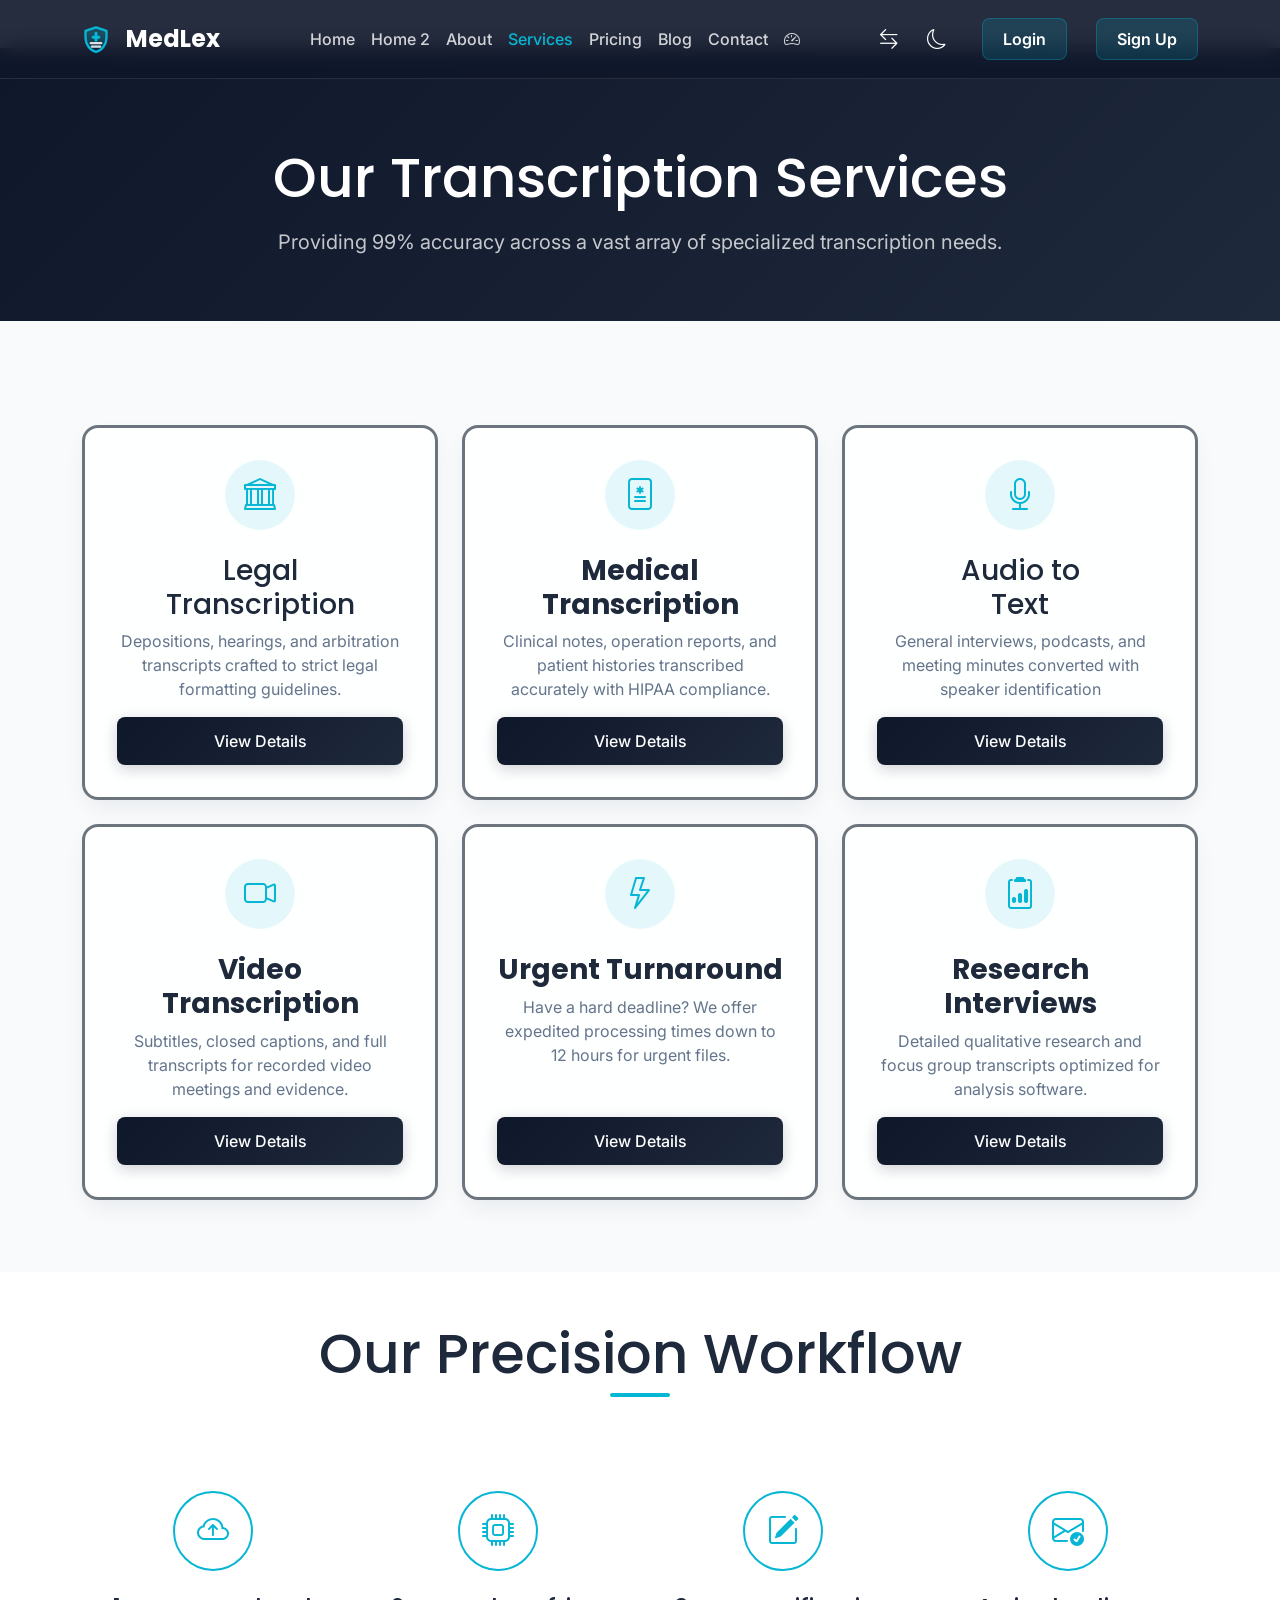
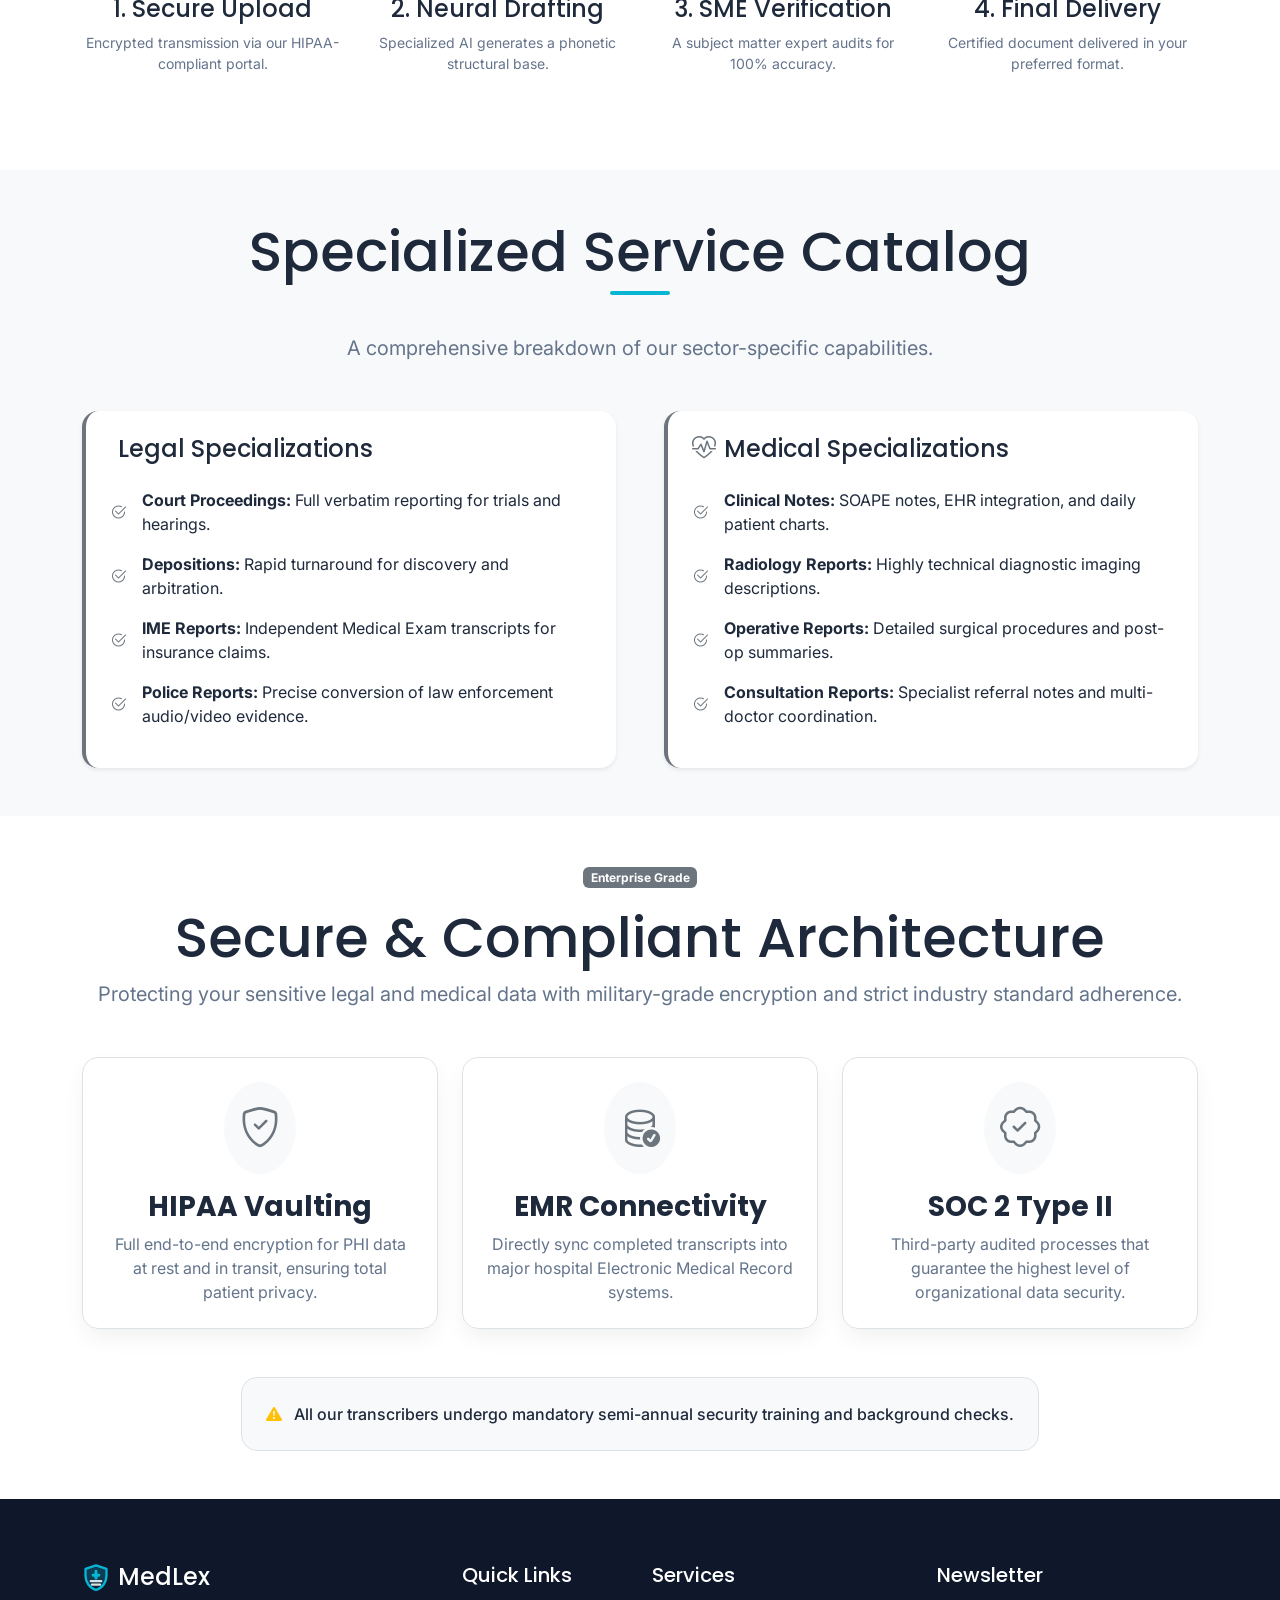
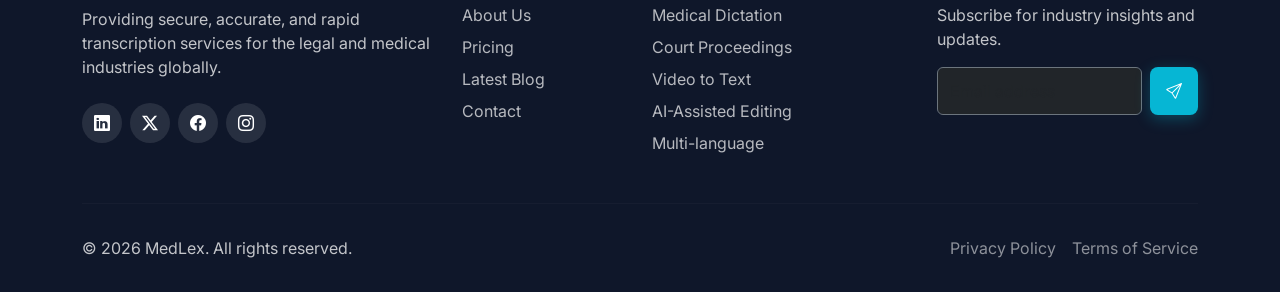
<file: services.html>
<!DOCTYPE html>
<html lang="en">

<head>
  <meta charset="UTF-8">
  <meta name="viewport" content="width=device-width, initial-scale=1.0">
  <title>Our Services | MedLex</title>
  <link href="https://cdn.jsdelivr.net/npm/bootstrap@5.3.3/dist/css/bootstrap.min.css" rel="stylesheet">
  <link rel="stylesheet" href="https://cdn.jsdelivr.net/npm/bootstrap-icons@1.11.3/font/bootstrap-icons.min.css">
  <link
    href="https://fonts.googleapis.com/css2?family=Inter:wght@300;400;500;600;700&family=Poppins:wght@400;500;600;700;800&display=swap"
    rel="stylesheet">
  <link rel="stylesheet" href="assets/css/style.css">
  <link rel="icon" type="image/png" href="assets/images/favicon.png">
  <style>
    [data-theme="dark"] .bg-light,
    [data-theme="dark"] .bg-white {
      background-color: var(--bg-color) !important;
      color: var(--text-main) !important;
    }

    /* Unique Services Animations */
    .workflow-path {
      position: relative;
      padding: 2rem 0;
    }

    .step-icon {
      width: 80px;
      height: 80px;
      background: white;
      border: 2px solid var(--secondary);
      border-radius: 50%;
      display: flex;
      align-items: center;
      justify-content: center;
      font-size: 2rem;
      color: var(--secondary);
      margin: 0 auto 1.5rem;
      position: relative;
      z-index: 2;
      transition: var(--transition);
    }

    .workflow-step:hover .step-icon {
      background: var(--secondary);
      color: white;
      transform: scale(1.1);
      box-shadow: 0 0 20px rgba(6, 182, 212, 0.3);
    }

    @keyframes draw-line {
      from {
        width: 0;
      }

      to {
        width: 100%;
      }
    }

    .connecting-line {
      position: absolute;
      top: 40px;
      left: 50%;
      width: 100%;
      height: 2px;
      background: dashed var(--secondary);
      opacity: 0.3;
      z-index: 1;
    }

    .commitment-image-wrap {
      position: relative;
      padding: 20px;
    }

    .commitment-image-wrap::before {
      content: '';
      position: absolute;
      top: 0;
      left: 0;
      width: 100px;
      height: 100px;
      border-top: 5px solid var(--secondary);
      border-left: 5px solid var(--secondary);
    }

    .commitment-image-wrap::after {
      content: '';
      position: absolute;
      bottom: 0;
      right: 0;
      width: 100px;
      height: 100px;
      border-bottom: 5px solid var(--secondary);
      border-right: 5px solid var(--secondary);
    }

    @keyframes badge-glow {

      0%,
      100% {
        filter: drop-shadow(0 0 5px var(--secondary));
      }

      50% {
        filter: drop-shadow(0 0 20px var(--secondary));
      }
    }

    .anim-glow-badge {
      animation: badge-glow 3s infinite;
    }

    /* RTL Mode Footer Alignment Correction */
    [dir="rtl"] footer {
      direction: rtl !important;
      text-align: right !important;
    }

    [dir="rtl"] footer h5,
    [dir="rtl"] footer .footer-brand,
    [dir="rtl"] footer ul,
    [dir="rtl"] footer li,
    [dir="rtl"] footer a {
      text-align: right !important;
    }

    [dir="rtl"] footer p {
      direction: ltr !important;
      text-align: right !important;
    }

    [dir="rtl"] footer .footer-brand {
      justify-content: flex-start !important;
    }

    [dir="rtl"] footer .social-icons {
      justify-content: flex-start !important;
    }

    [dir="rtl"] footer form.d-flex input.form-control {
      margin-right: 0 !important;
      margin-left: 0.5rem !important;
      text-align: left !important;
      direction: ltr !important;
    }

    [dir="rtl"] footer .row {
      text-align: right !important;
    }

    [dir="rtl"] footer .row > div:nth-child(3) h5 {
      margin-right: 2.2rem !important;
    }
  </style>
</head>

<body>

  <!-- Header Section -->
  <nav class="navbar navbar-expand-lg navbar-dark navbar-glass fixed-top">
    <div class="container">
      <a class="navbar-brand" href="index.html">
        <svg class="text-secondary flex-shrink-0 me-2" width="28" height="28" viewBox="0 0 24 24" fill="none" xmlns="http://www.w3.org/2000/svg" aria-hidden="true" style="vertical-align: middle;">
            <!-- Shield Base: Legal, Security, Trust -->
            <path d="M12 2L3 5v6c0 5.55 3.84 10.74 9 12 5.16-1.26 9-6.45 9-12V5l-9-3z" fill="url(#shieldGrad)" stroke="var(--secondary)" stroke-width="2" stroke-linejoin="round"/>
            <!-- Medical Cross: Medical Transcription Identity -->
            <path d="M12 7v6M9.5 10.5h5" stroke="var(--secondary)" stroke-width="2.5" stroke-linecap="round"/>
            <!-- Waveform Lines: Sound/Audio Transcription and Records -->
            <path d="M7.5 15.5h9M8.5 18.5h7" stroke="#FFFFFF" stroke-width="2" stroke-linecap="round" opacity="0.85"/>
            <!-- Dynamic Glowing Gradient -->
            <defs>
                <linearGradient id="shieldGrad" x1="12" y1="2" x2="12" y2="23" gradientUnits="userSpaceOnUse">
                    <stop stop-color="rgba(6, 182, 212, 0.2)"/>
                    <stop offset="1" stop-color="rgba(15, 23, 42, 0.7)"/>
                </linearGradient>
            </defs>
        </svg>
        MedLex
      </a>

      <div class="d-flex align-items-center gap-3 d-lg-none">
        <button class="theme-toggle rtl-toggle" aria-label="Toggle RTL">
          <i class="bi bi-arrow-left-right"></i>
        </button>
        <button class="theme-toggle" id="theme-toggle-mobile" aria-label="Toggle Dark Mode">
          <i class="bi bi-moon" id="theme-icon-mobile"></i>
        </button>
        <button class="navbar-toggler border-0 shadow-none text-white fs-2" type="button" data-bs-toggle="offcanvas"
          data-bs-target="#mobileMenu" aria-controls="mobileMenu">
          <i class="bi bi-list"></i>
        </button>
      </div>

      <div class="collapse navbar-collapse" id="navbarNav">
        <ul class="navbar-nav mx-auto">
          <li class="nav-item"><a class="nav-link " href="index.html">Home</a></li>
          <li class="nav-item"><a class="nav-link" href="home2.html">Home 2</a></li>
          <li class="nav-item"><a class="nav-link" href="about.html">About</a></li>
          <li class="nav-item"><a class="nav-link active" href="services.html">Services</a></li>
          <li class="nav-item"><a class="nav-link" href="pricing.html">Pricing</a></li>
          <li class="nav-item"><a class="nav-link" href="blog.html">Blog</a></li>
          <li class="nav-item"><a class="nav-link" href="contact.html">Contact</a></li>
          <li class="nav-item"><a class="nav-link" href="dashboard.html" title="Dashboard"><i
                class="bi bi-speedometer2"></i></a></li>
        </ul>
        <div class="d-flex align-items-center gap-3">
          <button class="theme-toggle rtl-toggle d-none d-lg-block" aria-label="Toggle RTL">
            <i class="bi bi-arrow-left-right"></i>
          </button>
          <button class="theme-toggle d-none d-lg-block" id="theme-toggle" aria-label="Toggle Dark Mode">
            <i class="bi bi-moon" id="theme-icon"></i>
          </button>
          <a href="login.html" class="nav-link text-white d-none d-lg-block">Login</a>
          <a href="signup.html" class="nav-link text-white d-none d-lg-block">Sign Up</a>
        </div>
      </div>
    </div>
  </nav>


  <!-- Offcanvas Mobile Menu -->
  <div class="offcanvas offcanvas-end offcanvas-custom" tabindex="-1" id="mobileMenu" aria-labelledby="mobileMenuLabel">
    <div class="offcanvas-header border-bottom border-light border-opacity-10">
      <h5 class="offcanvas-title text-white" id="mobileMenuLabel">
        <svg class="text-secondary flex-shrink-0 me-2" width="28" height="28" viewBox="0 0 24 24" fill="none" xmlns="http://www.w3.org/2000/svg" aria-hidden="true" style="vertical-align: middle;">
            <path d="M12 2L3 5v6c0 5.55 3.84 10.74 9 12 5.16-1.26 9-6.45 9-12V5l-9-3z" fill="url(#shieldGrad)" stroke="var(--secondary)" stroke-width="2" stroke-linejoin="round"/>
            <path d="M12 7v6M9.5 10.5h5" stroke="var(--secondary)" stroke-width="2.5" stroke-linecap="round"/>
            <path d="M7.5 15.5h9M8.5 18.5h7" stroke="#FFFFFF" stroke-width="2" stroke-linecap="round" opacity="0.85"/>
            <defs>
                <linearGradient id="shieldGrad" x1="12" y1="2" x2="12" y2="23" gradientUnits="userSpaceOnUse">
                    <stop stop-color="rgba(6, 182, 212, 0.2)"/>
                    <stop offset="1" stop-color="rgba(15, 23, 42, 0.7)"/>
                </linearGradient>
            </defs>
        </svg> Menu
      </h5>
      <button type="button" class="btn-close btn-close-white" data-bs-dismiss="offcanvas" aria-label="Close"></button>
    </div>
    <div class="offcanvas-body">
      <ul class="navbar-nav">
        <li class="nav-item"><a class="nav-link " href="index.html">Home</a></li>
        <li class="nav-item"><a class="nav-link" href="home2.html">Home 2</a></li>
        <li class="nav-item"><a class="nav-link" href="about.html">About</a></li>
        <li class="nav-item"><a class="nav-link active" href="services.html">Services</a></li>
        <li class="nav-item"><a class="nav-link" href="pricing.html">Pricing</a></li>
        <li class="nav-item"><a class="nav-link" href="blog.html">Blog</a></li>
        <li class="nav-item"><a class="nav-link" href="contact.html">Contact</a></li>
        <li class="nav-item"><a class="nav-link" href="dashboard.html" title="Dashboard"><i
              class="bi bi-speedometer2"></i></a></li>
        <li class="nav-item mt-4"><a class="nav-link" href="login.html"><i
              class="bi bi-box-arrow-in-right me-2"></i>Login</a></li>
        <li class="nav-item mt-2"><a class="nav-link" href="signup.html"><i class="bi bi-person-plus me-2"></i>Sign
            Up</a></li>
      </ul>
    </div>
  </div>

  <section class="pt-5 mt-5 pb-5 bg-dark text-white"
    style="background: linear-gradient(135deg, var(--primary), #1e293b);">
    <div class="container pt-5 text-center reveal">
      <h1 class="display-4 fw-bold mb-3 text-white">Our Transcription Services</h1>
      <p class="lead opacity-75 max-w-700 mx-auto">Providing 99% accuracy across a vast array of specialized
        transcription needs.</p>
    </div>
  </section>

  <section class="py-5 my-4">
    <div class="container">
      <div class="row g-4 mt-2">
        <!-- Service Card 1 -->
        <div class="col-lg-4 col-md-6 reveal">
          <div
            class="glass-card h-100 position-relative border-top border-secondary border-3 text-center d-flex flex-column">
            <div class="icon-wrapper"><i class="bi bi-bank"></i></div>
            <h2 class="h3 fw-bold text-center">Legal<br>Transcription</h2>
            <p class="text-muted text-center">Depositions, hearings, and arbitration transcripts crafted to strict legal
              formatting guidelines.</p>
            <a href="service-details.html" class="btn btn-primary-custom w-100 mt-auto">View Details</a>
          </div>
        </div>
        <!-- Service Card 2 -->
        <div class="col-lg-4 col-md-6 reveal" style="transition-delay: 0.1s">
          <div
            class="glass-card h-100 position-relative border-top border-secondary border-3 text-center d-flex flex-column">
            <div class="icon-wrapper"><i class="bi bi-file-medical"></i></div>
            <h3 class="fw-bold">Medical Transcription</h3>
            <p class="text-muted">Clinical notes, operation reports, and patient histories transcribed
              accurately with HIPAA compliance.</p>
            <a href="service-details.html" class="btn btn-primary-custom w-100 mt-auto">View Details</a>
          </div>
        </div>
        <!-- Service Card 3 -->
        <div class="col-lg-4 col-md-6 reveal" style="transition-delay: 0.2s">
          <div
            class="glass-card h-100 position-relative border-top border-secondary border-3 text-center d-flex flex-column">
            <div class="icon-wrapper"><i class="bi bi-mic"></i></div>
            <h2 class="h3 fw-bold text-center">Audio to<br>Text</h2>
            <p class="text-muted text-center">General interviews, podcasts, and meeting minutes converted with speaker
              identification </p>
            <a href="service-details.html" class="btn btn-primary-custom w-100 mt-auto">View Details</a>
          </div>
        </div>
        <!-- Service Card 4 -->
        <div class="col-lg-4 col-md-6 reveal">
          <div
            class="glass-card h-100 position-relative border-top border-secondary border-3 text-center d-flex flex-column">
            <div class="icon-wrapper"><i class="bi bi-camera-video"></i></div>
            <h3 class="fw-bold">Video Transcription</h3>
            <p class="text-muted">Subtitles, closed captions, and full transcripts for recorded video
              meetings and evidence.</p>
            <a href="service-details.html" class="btn btn-primary-custom w-100 mt-auto">View Details</a>
          </div>
        </div>
        <!-- Service Card 5 -->
        <div class="col-lg-4 col-md-6 reveal" style="transition-delay: 0.1s">
          <div
            class="glass-card h-100 position-relative border-top border-secondary border-3 text-center d-flex flex-column">
            <div class="icon-wrapper"><i class="bi bi-lightning"></i></div>
            <h3 class="fw-bold">Urgent Turnaround</h3>
            <p class="text-muted">Have a hard deadline? We offer expedited processing times down to 12 hours
              for urgent files.</p>
            <a href="service-details.html" class="btn btn-primary-custom w-100 mt-auto">View Details</a>
          </div>
        </div>
        <!-- Service Card 6 -->
        <div class="col-lg-4 col-md-6 reveal" style="transition-delay: 0.2s">
          <div
            class="glass-card h-100 position-relative border-top border-secondary border-3 text-center d-flex flex-column">
            <div class="icon-wrapper"><i class="bi bi-clipboard2-data"></i></div>
            <h3 class="fw-bold">Research Interviews</h3>
            <p class="text-muted">Detailed qualitative research and focus group transcripts optimized for
              analysis software.</p>
            <a href="service-details.html" class="btn btn-primary-custom w-100 mt-auto">View Details</a>
          </div>
        </div>
      </div>
    </div>
  </section>

  <!-- SECTION 1: Precision Workflow -->
  <section class="py-5 bg-white bg-theme-adjust overflow-hidden">
    <div class="container reveal">
      <h2 class="display-4 fw-bold section-title">Our Precision Workflow</h2>
      <div class="row g-4 mt-5 workflow-path">
        <div class="col-lg-3 col-md-6 workflow-step">
          <div class="connecting-line d-none d-lg-block"></div>
          <div class="step-icon"><i class="bi bi-cloud-arrow-up"></i></div>
          <h3 class="h4 text-center fw-bold">1. Secure Upload</h3>
          <p class="text-center text-muted small">Encrypted transmission via our HIPAA-compliant portal.</p>
        </div>
        <div class="col-lg-3 col-md-6 workflow-step">
          <div class="connecting-line d-none d-lg-block"></div>
          <div class="step-icon"><i class="bi bi-cpu"></i></div>
          <h3 class="h4 text-center fw-bold">2. Neural Drafting</h3>
          <p class="text-center text-muted small">Specialized AI generates a phonetic structural base.</p>
        </div>
        <div class="col-lg-3 col-md-6 workflow-step">
          <div class="connecting-line d-none d-lg-block"></div>
          <div class="step-icon"><i class="bi bi-pencil-square"></i></div>
          <h3 class="h4 text-center fw-bold">3. SME Verification</h3>
          <p class="text-center text-muted small">A subject matter expert audits for 100% accuracy.</p>
        </div>
        <div class="col-lg-3 col-md-6 workflow-step">
          <div class="step-icon"><i class="bi bi-envelope-check"></i></div>
          <h3 class="h4 text-center fw-bold">4. Final Delivery</h3>
          <p class="text-center text-muted small">Certified document delivered in your preferred format.</p>
        </div>
      </div>
    </div>
  </section>

  <!-- SECTION: Specialized Catalog -->
  <section class="py-5 bg-light bg-theme-adjust">
    <div class="container reveal">
      <h2 class="display-4 fw-bold section-title">Specialized Service Catalog</h2>
      <p class="lead text-center text-muted mb-5">A comprehensive breakdown of our sector-specific capabilities.</p>

      <div class="row g-5">
        <!-- Legal Category -->
        <div class="col-lg-6">
          <div class="p-4 bg-white rounded-4 shadow-sm h-100 border-start border-secondary border-4 bg-theme-adjust">
            <h3 class="h4 mb-4 d-flex align-items-center gap-2 fw-bold">
              <i class="bi bi-gavel text-secondary"></i> Legal Specializations
              </h4>
              <ul class="list-unstyled d-flex flex-column gap-3">
                <li class="d-flex align-items-center gap-3">
                  <i class="bi bi-check2-circle text-secondary"></i>
                  <div><strong>Court Proceedings:</strong> Full verbatim reporting for trials and hearings.</div>
                </li>
                <li class="d-flex align-items-center gap-3">
                  <i class="bi bi-check2-circle text-secondary"></i>
                  <div><strong>Depositions:</strong> Rapid turnaround for discovery and arbitration.</div>
                </li>
                <li class="d-flex align-items-center gap-3">
                  <i class="bi bi-check2-circle text-secondary"></i>
                  <div><strong>IME Reports:</strong> Independent Medical Exam transcripts for insurance claims.</div>
                </li>
                <li class="d-flex align-items-center gap-3">
                  <i class="bi bi-check2-circle text-secondary"></i>
                  <div><strong>Police Reports:</strong> Precise conversion of law enforcement audio/video evidence.
                  </div>
                </li>
              </ul>
          </div>
        </div>

        <!-- Medical Category -->
        <div class="col-lg-6">
          <div class="p-4 bg-white rounded-4 shadow-sm h-100 border-start border-secondary border-4 bg-theme-adjust">
            <h3 class="h4 mb-4 d-flex align-items-center gap-2 fw-bold">
              <i class="bi bi-heart-pulse text-secondary"></i> Medical Specializations
              </h4>
              <ul class="list-unstyled d-flex flex-column gap-3">
                <li class="d-flex align-items-center gap-3">
                  <i class="bi bi-check2-circle text-secondary"></i>
                  <div><strong>Clinical Notes:</strong> SOAPE notes, EHR integration, and daily patient charts.</div>
                </li>
                <li class="d-flex align-items-center gap-3">
                  <i class="bi bi-check2-circle text-secondary"></i>
                  <div><strong>Radiology Reports:</strong> Highly technical diagnostic imaging descriptions.</div>
                </li>
                <li class="d-flex align-items-center gap-3">
                  <i class="bi bi-check2-circle text-secondary"></i>
                  <div><strong>Operative Reports:</strong> Detailed surgical procedures and post-op summaries.</div>
                </li>
                <li class="d-flex align-items-center gap-3">
                  <i class="bi bi-check2-circle text-secondary"></i>
                  <div><strong>Consultation Reports:</strong> Specialist referral notes and multi-doctor coordination.
                  </div>
                </li>
              </ul>
          </div>
        </div>
      </div>
    </div>
  </section>

  <!-- SECTION: Compliance & Security Excellence -->
  <section class="py-5 bg-white bg-theme-adjust">
    <div class="container reveal">
      <div class="text-center mb-5">
        <span class="badge bg-secondary mb-3">Enterprise Grade</span>
        <h2 class="display-4 fw-bold">Secure & Compliant Architecture</h2>
        <p class="lead text-muted max-w-700 mx-auto">Protecting your sensitive legal and medical data with
          military-grade encryption and strict industry standard adherence.</p>
      </div>

      <div class="row g-4">
        <div class="col-lg-4 col-md-6">
          <div class="p-4 border rounded-4 h-100 text-center glass-card hover-up">
            <div class="bg-light p-3 rounded-circle d-inline-block mb-3 bg-theme-adjust">
              <i class="bi bi-shield-check fs-1 text-secondary"></i>
            </div>
            <h3 class="fw-bold">HIPAA Vaulting</h3>
            <p class="text-muted mb-0">Full end-to-end encryption for PHI data at rest and in transit, ensuring total
              patient privacy.</p>
          </div>
        </div>
        <div class="col-lg-4 col-md-6">
          <div class="p-4 border rounded-4 h-100 text-center glass-card hover-up">
            <div class="bg-light p-3 rounded-circle d-inline-block mb-3 bg-theme-adjust">
              <i class="bi bi-database-check fs-1 text-secondary"></i>
            </div>
            <h3 class="fw-bold">EMR Connectivity</h3>
            <p class="text-muted mb-0">Directly sync completed transcripts into major hospital Electronic Medical Record
              systems.</p>
          </div>
        </div>
        <div class="col-lg-4 col-md-6 mx-auto">
          <div class="p-4 border rounded-4 h-100 text-center glass-card hover-up">
            <div class="bg-light p-3 rounded-circle d-inline-block mb-3 bg-theme-adjust">
              <i class="bi bi-patch-check fs-1 text-secondary"></i>
            </div>
            <h3 class="fw-bold">SOC 2 Type II</h3>
            <p class="text-muted mb-0">Third-party audited processes that guarantee the highest level of organizational
              data security.</p>
          </div>
        </div>
      </div>

      <div class="mt-5 text-center">
        <div class="p-4 bg-light rounded-4 d-inline-block bg-theme-adjust border">
          <p class="mb-0 fw-bold"><i class="bi bi-exclamation-triangle-fill text-warning me-2"></i> All our transcribers
            undergo mandatory semi-annual security training and background checks.</p>
        </div>
      </div>
    </div>
  </section>

  <!-- Global Footer -->
  <footer>
    <div class="container">
      <div class="row g-4">
        <div class="col-lg-4">
          <h5 class="mb-3 d-flex align-items-center gap-2 footer-brand">
            <svg class="text-secondary flex-shrink-0" width="28" height="28" viewBox="0 0 24 24" fill="none" xmlns="http://www.w3.org/2000/svg" aria-hidden="true" style="vertical-align: middle;">
                <path d="M12 2L3 5v6c0 5.55 3.84 10.74 9 12 5.16-1.26 9-6.45 9-12V5l-9-3z" fill="url(#shieldGrad)" stroke="var(--secondary)" stroke-width="2" stroke-linejoin="round"/>
                <path d="M12 7v6M9.5 10.5h5" stroke="var(--secondary)" stroke-width="2.5" stroke-linecap="round"/>
                <path d="M7.5 15.5h9M8.5 18.5h7" stroke="#FFFFFF" stroke-width="2" stroke-linecap="round" opacity="0.85"/>
                <defs>
                    <linearGradient id="shieldGrad" x1="12" y1="2" x2="12" y2="23" gradientUnits="userSpaceOnUse">
                        <stop stop-color="rgba(6, 182, 212, 0.2)"/>
                        <stop offset="1" stop-color="rgba(15, 23, 42, 0.7)"/>
                    </linearGradient>
                </defs>
            </svg> MedLex
          </h5>
          <p class="mb-4 opacity-75">Providing secure, accurate, and rapid transcription services for the
            legal and medical industries globally.</p>
          <div class="social-icons d-flex gap-2">
            <a href="#"><i class="bi bi-linkedin"></i></a>
            <a href="#"><i class="bi bi-twitter-x"></i></a>
            <a href="#"><i class="bi bi-facebook"></i></a>
            <a href="#"><i class="bi bi-instagram"></i></a>
          </div>
        </div>
        <div class="col-lg-2 col-md-4">
          <h5 class="mb-3">Quick Links</h5>
          <ul class="list-unstyled d-flex flex-column gap-2">
            <li><a href="about.html">About Us</a></li>
            <li><a href="pricing.html">Pricing</a></li>
            <li><a href="blog.html">Latest Blog</a></li>
            <li><a href="contact.html">Contact</a></li>
          </ul>
        </div>
        <div class="col-lg-3 col-md-4">
          <h5 class="mb-3">Services</h5>
          <ul class="list-unstyled d-flex flex-column gap-2">
            <li><a href="service-details.html">Medical Dictation</a></li>
            <li><a href="service-details.html">Court Proceedings</a></li>
            <li><a href="service-details.html">Video to Text</a></li>
            <li><a href="service-details.html">AI-Assisted Editing</a></li>
            <li><a href="service-details.html">Multi-language</a></li>
          </ul>
        </div>
        <div class="col-lg-3 col-md-4">
          <h5 class="mb-3">Newsletter</h5>
          <p class="opacity-75">Subscribe for industry insights and updates.</p>
          <form class="d-flex" onsubmit="event.preventDefault();">
            <input type="email" class="form-control me-2 bg-dark border-secondary text-white"
              placeholder="Email address" required>
            <button type="submit" class="btn btn-secondary-custom px-3"><i class="bi bi-send"></i></button>
          </form>
        </div>
      </div>
      <hr class="footer-divider">
      <div class="d-flex flex-column flex-md-row justify-content-between align-items-center opacity-75 text-sm">
        <p class="mb-2 mb-md-0">&copy; 2026 MedLex. All rights reserved.</p>
        <div class="d-flex gap-3">
          <a href="#">Privacy Policy</a>
          <a href="#">Terms of Service</a>
        </div>
      </div>
    </div>
  </footer>

  <script src="https://cdn.jsdelivr.net/npm/bootstrap@5.3.3/dist/js/bootstrap.bundle.min.js"></script>
  <script src="assets/js/main.js"></script>
</body>

</html>
</file>
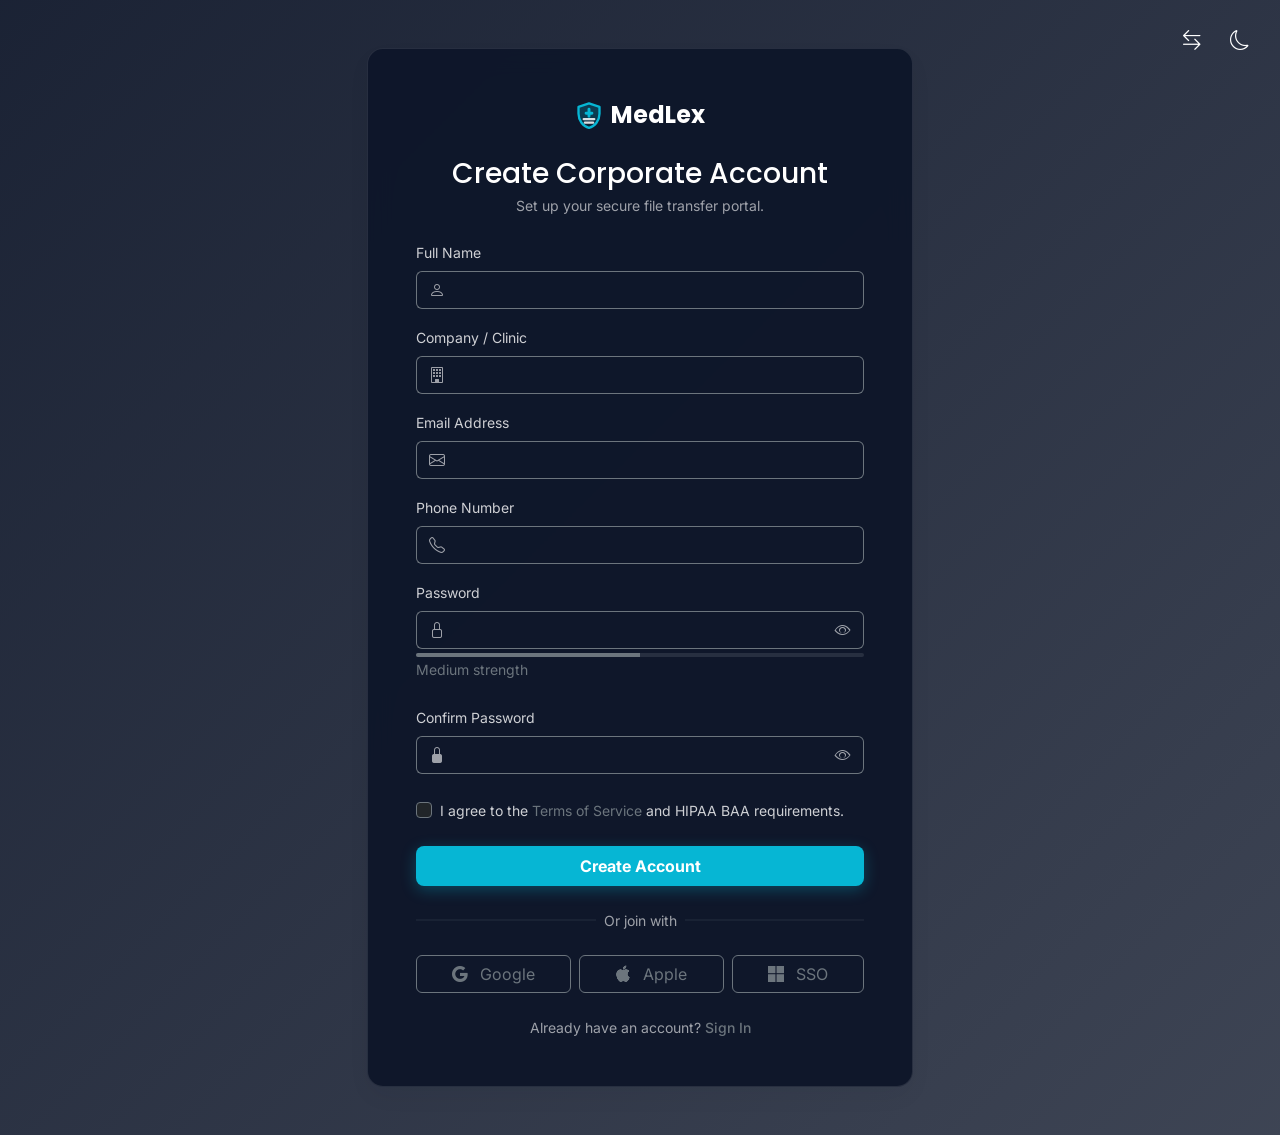
<file: signup.html>
<!DOCTYPE html>
<html lang="en">

<head>
    <meta charset="UTF-8">
    <meta name="viewport" content="width=device-width, initial-scale=1.0">
    <title>Sign Up | MedLex</title>
    <!-- Bootstrap 5 CSS CDN -->
    <link href="https://cdn.jsdelivr.net/npm/bootstrap@5.3.3/dist/css/bootstrap.min.css" rel="stylesheet">
    <link rel="stylesheet" href="https://cdn.jsdelivr.net/npm/bootstrap-icons@1.11.3/font/bootstrap-icons.min.css">
    <link
        href="https://fonts.googleapis.com/css2?family=Inter:wght@300;400;500;600;700&family=Poppins:wght@400;500;600;700;800&display=swap"
        rel="stylesheet">
    <link rel="stylesheet" href="assets/css/style.css">
    <link rel="icon" type="image/png" href="assets/images/favicon.png">
    <style>
        .auth-container {
            min-height: 100vh;
            display: flex;
            align-items: center;
            justify-content: center;
            background: linear-gradient(135deg, rgba(15, 23, 42, 0.95), rgba(15, 23, 42, 0.8)), url('https://images.unsplash.com/photo-1551150441-3f3828204ef0?w=2000&auto=format&fit=crop') center/cover;
            transition: var(--transition);
        }

        .glass-card {
            background: rgba(15, 23, 42, 0.98) !important;
            border-color: rgba(255, 255, 255, 0.1) !important;
            color: white !important;
        }

        .glass-card h3,
        .glass-card h2,
        .glass-card .auth-brand,
        .glass-card .form-label {
            color: white !important;
        }

        .glass-card .text-muted {
            color: rgba(255, 255, 255, 0.6) !important;
        }

        .auth-brand {
            color: white !important;
        }

        .auth-input {
            color: white !important;
        }

        /* Ensure form labels and text inside card are light */
        .glass-card .form-label,
        .glass-card .form-check-label {
            color: rgba(255, 255, 255, 0.8) !important;
        }

        /* RTL Mode Alignment Corrections */
        [dir="rtl"] .auth-container .glass-card {
            direction: ltr !important;
            text-align: left !important;
        }

        [dir="rtl"] .auth-container .input-group > .border-end-0 {
            border-right: 1px solid rgba(255, 255, 255, 0.25) !important;
            border-left: 0 !important;
        }

        [dir="rtl"] .auth-container .input-group > .border-start-0 {
            border-left: 1px solid rgba(255, 255, 255, 0.25) !important;
            border-right: 0 !important;
        }

        [dir="rtl"] .auth-container .input-group > .form-control {
            border-left: 0 !important;
            border-right: 0 !important;
        }

        [dir="rtl"] .auth-container .input-group > .form-control:first-child {
            border-left: 1px solid rgba(255, 255, 255, 0.25) !important;
            border-right: 0 !important;
        }

        [dir="rtl"] .auth-container .input-group > .form-control:last-child {
            border-right: 1px solid rgba(255, 255, 255, 0.25) !important;
            border-left: 0 !important;
        }

        [dir="rtl"] .auth-container h2,
        [dir="rtl"] .auth-container p,
        [dir="rtl"] .auth-container .form-label,
        [dir="rtl"] .auth-container .form-check,
        [dir="rtl"] .auth-container .form-check-label,
        [dir="rtl"] .auth-container a,
        [dir="rtl"] .auth-container span,
        [dir="rtl"] .auth-container small {
            direction: ltr !important;
            unicode-bidi: plaintext !important;
        }
    </style>
</head>

<body>

    <div class="auth-container py-5 position-relative">
        <!-- Floating Toggles -->
        <div class="position-absolute top-0 end-0 p-4 d-flex gap-3 z-3">
            <button class="theme-toggle rtl-toggle" aria-label="Toggle RTL">
                <i class="bi bi-arrow-left-right"></i>
            </button>
            <button class="theme-toggle" id="theme-toggle" aria-label="Toggle Dark Mode">
                <i class="bi bi-moon" id="theme-icon"></i>
            </button>
        </div>
        <div class="container">
            <div class="row justify-content-center">
                <div class="col-md-10 col-lg-8 col-xl-6 reveal">
                    <div class="glass-card text-start p-4 p-md-5">
                        <div class="text-center mb-4">
                            <a href="index.html" class="auth-brand d-flex align-items-center justify-content-center gap-2">
                                <svg class="text-secondary flex-shrink-0" width="28" height="28" viewBox="0 0 24 24" fill="none" xmlns="http://www.w3.org/2000/svg" aria-hidden="true" style="vertical-align: middle;">
                                    <!-- Shield Base: Legal, Security, Trust -->
                                    <path d="M12 2L3 5v6c0 5.55 3.84 10.74 9 12 5.16-1.26 9-6.45 9-12V5l-9-3z" fill="url(#shieldGrad)" stroke="var(--secondary)" stroke-width="2" stroke-linejoin="round"/>
                                    <!-- Medical Cross: Medical Transcription Identity -->
                                    <path d="M12 7v6M9.5 10.5h5" stroke="var(--secondary)" stroke-width="2.5" stroke-linecap="round"/>
                                    <!-- Waveform Lines: Sound/Audio Transcription and Records -->
                                    <path d="M7.5 15.5h9M8.5 18.5h7" stroke="#FFFFFF" stroke-width="2" stroke-linecap="round" opacity="0.85"/>
                                    <!-- Dynamic Glowing Gradient -->
                                    <defs>
                                        <linearGradient id="shieldGrad" x1="12" y1="2" x2="12" y2="23" gradientUnits="userSpaceOnUse">
                                            <stop stop-color="rgba(6, 182, 212, 0.2)"/>
                                            <stop offset="1" stop-color="rgba(15, 23, 42, 0.7)"/>
                                        </linearGradient>
                                    </defs>
                                </svg>
                                MedLex
                            </a>
                        </div>
                        <h2 class="h3 fw-bold mb-1 text-center">Create Corporate Account</h2>
                        <p class="text-muted text-center mb-4 small">Set up your secure file transfer portal.</p>

                        <form onsubmit="event.preventDefault(); window.location.href='dashboard.html';">
                            <div class="mb-3">
                                <label class="form-label text-muted small">Full Name</label>
                                <div class="input-group">
                                    <span
                                        class="input-group-text bg-transparent border-secondary text-muted border-end-0"><i
                                            class="bi bi-person"></i></span>
                                    <input type="text"
                                        class="form-control bg-transparent border-secondary border-start-0 auth-input shadow-none"
                                        required>
                                </div>
                            </div>

                            <div class="mb-3">
                                <label class="form-label text-muted small">Company / Clinic</label>
                                <div class="input-group">
                                    <span
                                        class="input-group-text bg-transparent border-secondary text-muted border-end-0"><i
                                            class="bi bi-building"></i></span>
                                    <input type="text"
                                        class="form-control bg-transparent border-secondary border-start-0 auth-input shadow-none"
                                        required>
                                </div>
                            </div>

                            <div class="mb-3">
                                <label class="form-label text-muted small">Email Address</label>
                                <div class="input-group">
                                    <span
                                        class="input-group-text bg-transparent border-secondary text-muted border-end-0"><i
                                            class="bi bi-envelope"></i></span>
                                    <input type="email"
                                        class="form-control bg-transparent border-secondary border-start-0 auth-input shadow-none"
                                        required>
                                </div>
                            </div>

                            <div class="mb-3">
                                <label class="form-label text-muted small">Phone Number</label>
                                <div class="input-group">
                                    <span
                                        class="input-group-text bg-transparent border-secondary text-muted border-end-0"><i
                                            class="bi bi-telephone"></i></span>
                                    <input type="tel"
                                        class="form-control bg-transparent border-secondary border-start-0 auth-input shadow-none"
                                        required>
                                </div>
                            </div>

                            <div class="mb-4">
                                <label class="form-label text-muted small">Password</label>
                                <div class="input-group mb-1">
                                    <span
                                        class="input-group-text bg-transparent border-secondary text-muted border-end-0"><i
                                            class="bi bi-lock"></i></span>
                                    <input type="password"
                                        class="form-control bg-transparent border-secondary border-start-0 border-end-0 auth-input shadow-none"
                                        required>
                                    <span
                                        class="input-group-text bg-transparent border-secondary text-muted border-start-0 password-toggle cursor-pointer"><i
                                            class="bi bi-eye"></i></span>
                                </div>
                                <!-- Password Strength Indicator -->
                                <div class="progress" style="height: 4px; background-color: rgba(255,255,255,0.1);">
                                    <div class="progress-bar bg-secondary w-50" role="progressbar"></div>
                                </div>
                                <small class="text-secondary mt-1">Medium strength</small>
                            </div>

                            <div class="mb-4">
                                <label class="form-label text-muted small">Confirm Password</label>
                                <div class="input-group">
                                    <span
                                        class="input-group-text bg-transparent border-secondary text-muted border-end-0"><i
                                            class="bi bi-lock-fill"></i></span>
                                    <input type="password"
                                        class="form-control bg-transparent border-secondary border-start-0 border-end-0 auth-input shadow-none"
                                        required>
                                    <span
                                        class="input-group-text bg-transparent border-secondary text-muted border-start-0 password-toggle cursor-pointer"><i
                                            class="bi bi-eye"></i></span>
                                </div>
                            </div>

                            <div class="form-check mb-4">
                                <input class="form-check-input bg-dark border-secondary" type="checkbox" required
                                    id="terms">
                                <label class="form-check-label text-muted small" for="terms">
                                    I agree to the <a href="#" class="text-secondary">Terms of Service</a> and HIPAA BAA
                                    requirements.
                                </label>
                            </div>

                            <button type="submit" class="btn btn-secondary-custom w-100 py-2 fw-bold mb-4">Create
                                Account</button>

                            <div class="text-center mb-4 text-muted small position-relative">
                                <span class="px-2 position-relative z-1"
                                    style="background-color: #0f172a !important; color: rgba(255,255,255,0.6) !important;">Or
                                    join with</span>
                                <hr
                                    class="position-absolute top-50 start-0 w-100 m-0 translate-middle-y border-secondary opacity-25">
                            </div>

                            <div class="d-flex flex-column flex-sm-row gap-2 mb-4">
                                <button type="button" class="btn btn-outline-secondary flex-fill"><i
                                        class="bi bi-google me-2"></i> Google</button>
                                <button type="button" class="btn btn-outline-secondary flex-fill"><i
                                        class="bi bi-apple me-2"></i> Apple</button>
                                <button type="button" class="btn btn-outline-secondary flex-fill"><i
                                        class="bi bi-microsoft me-2"></i> SSO</button>
                            </div>

                            <p class="text-center text-muted small mb-0">Already have an account? <a href="login.html"
                                    class="text-secondary fw-bold text-decoration-none">Sign In</a></p>
                        </form>
                    </div>
                </div>
            </div>
        </div>
    </div>

    <!-- Bootstrap 5 JS Bundle with Popper -->
    <script src="https://cdn.jsdelivr.net/npm/bootstrap@5.3.3/dist/js/bootstrap.bundle.min.js"></script>
    <script src="assets/js/main.js"></script>
</body>

</html>
</file>
<file: assets/css/style.css>
:root {
    --primary: #0F172A;
    --secondary: #06B6D4;
    --accent: #F59E0B;
    --bg-color: #F8FAFC;
    --text-main: #1E293B;
    --text-muted: #64748B;
    --card-bg: rgba(255, 255, 255, 0.85);
    --glass-border: rgba(255, 255, 255, 0.3);
    --shadow-sm: 0 4px 6px -1px rgba(0, 0, 0, 0.05);
    --shadow-md: 0 10px 25px -5px rgba(15, 23, 42, 0.08);
    --shadow-lg: 0 25px 50px -12px rgba(15, 23, 42, 0.15);
    --radius: 16px;
    --transition: all 0.3s cubic-bezier(0.4, 0, 0.2, 1);
}

[data-theme="dark"] {
    --primary: #1E293B;
    --secondary: #22D3EE;
    --bg-color: #0B1120;
    --text-main: #F8FAFC;
    --text-muted: #94A3B8;
    --card-bg: rgba(30, 41, 59, 0.75);
    --glass-border: rgba(255, 255, 255, 0.05);
    --shadow-sm: 0 4px 6px -1px rgba(0, 0, 0, 0.2);
    --shadow-md: 0 10px 25px -5px rgba(0, 0, 0, 0.3);
    --shadow-lg: 0 25px 50px -12px rgba(0, 0, 0, 0.4);
}

html,
body {
    font-family: 'Inter', sans-serif;
    background-color: var(--bg-color);
}

:root {
    --primary: #0F172A;
    --secondary: #06B6D4;
    --accent: #F59E0B;
    --bg-color: #F8FAFC;
    --text-main: #1E293B;
    --text-muted: #64748B;
    --card-bg: rgba(255, 255, 255, 0.85);
    --glass-border: rgba(255, 255, 255, 0.3);
    --shadow-sm: 0 4px 6px -1px rgba(0, 0, 0, 0.05);
    --shadow-md: 0 10px 25px -5px rgba(15, 23, 42, 0.08);
    --shadow-lg: 0 25px 50px -12px rgba(15, 23, 42, 0.15);
    --radius: 16px;
    --transition: all 0.3s cubic-bezier(0.4, 0, 0.2, 1);
}

[data-theme="dark"] {
    --primary: #1E293B;
    --secondary: #22D3EE;
    --bg-color: #0B1120;
    --text-main: #F8FAFC;
    --text-muted: #94A3B8;
    --card-bg: rgba(30, 41, 59, 0.75);
    --glass-border: rgba(255, 255, 255, 0.05);
    --shadow-sm: 0 4px 6px -1px rgba(0, 0, 0, 0.2);
    --shadow-md: 0 10px 25px -5px rgba(0, 0, 0, 0.3);
    --shadow-lg: 0 25px 50px -12px rgba(0, 0, 0, 0.4);
}

html,
body {
    font-family: 'Inter', sans-serif;
    background-color: var(--bg-color);
    color: var(--text-main);
    transition: background-color 0.3s ease, color 0.3s ease;
    overflow-x: hidden;
    width: 100%;
}

h1,
h2,
h3,
h4,
h5,
h6 {
    font-family: 'Poppins', sans-serif;
    font-weight: 500;
    color: var(--text-main);
    text-align: center;
    overflow-wrap: break-word;
}

a {
    text-decoration: none;
    color: var(--secondary);
    transition: var(--transition);
}

a:hover {
    color: var(--accent);
}

/* Glassmorphism Cards */
.glass-card {
    background: var(--card-bg);
    backdrop-filter: blur(12px);
    -webkit-backdrop-filter: blur(12px);
    border: 1px solid var(--glass-border);
    border-radius: var(--radius);
    box-shadow: var(--shadow-md);
    padding: 2rem;
    transition: var(--transition);
    text-align: center;
    overflow-wrap: break-word;
}

.glass-card:hover {
    transform: translateY(-5px);
    box-shadow: var(--shadow-lg);
    border-color: var(--secondary);
}

/* Buttons */
.btn-primary-custom {
    background: linear-gradient(135deg, var(--primary), #1e293b);
    color: white;
    border: none;
    padding: 0.75rem 1.5rem;
    border-radius: 8px;
    font-weight: 500;
    font-family: 'Inter', sans-serif;
    transition: var(--transition);
    box-shadow: 0 4px 15px rgba(15, 23, 42, 0.2);
}

.btn-primary-custom:hover {
    transform: translateY(-2px);
    box-shadow: 0 8px 20px rgba(15, 23, 42, 0.3);
    color: white;
    background: linear-gradient(135deg, #1e293b, var(--primary));
}

.btn-secondary-custom {
    background: var(--secondary);
    color: white;
    border: none;
    padding: 0.75rem 1.5rem;
    border-radius: 8px;
    font-weight: 500;
    font-family: 'Inter', sans-serif;
    transition: var(--transition);
    box-shadow: 0 4px 15px rgba(6, 182, 212, 0.3);
}

.btn-secondary-custom:hover {
    transform: translateY(-2px);
    box-shadow: 0 8px 20px rgba(6, 182, 212, 0.4);
    color: white;
    background: #0891b2;
}

/* Navbar */
.navbar-glass {
    background: rgba(15, 23, 42, 0.9);
    backdrop-filter: blur(10px);
    -webkit-backdrop-filter: blur(10px);
    border-bottom: 1px solid rgba(255, 255, 255, 0.1);
    padding: 1rem 0;
    transition: var(--transition);
}

.navbar-glass .navbar-brand {
    font-family: 'Poppins', sans-serif;
    font-weight: 700;
    font-size: 1.5rem;
    color: white !important;
    display: flex;
    align-items: center;
    gap: 0.5rem;
    text-decoration: none;
}

.auth-brand {
    font-family: 'Poppins', sans-serif;
    font-weight: 700;
    font-size: 1.5rem;
    color: white !important;
    display: flex;
    align-items: center;
    justify-content: center;
    gap: 0.5rem;
    text-decoration: none;
}

[data-theme="light"] .auth-brand {
    color: var(--primary) !important;
}

.navbar-glass .nav-link {
    color: rgba(255, 255, 255, 0.8) !important;
    font-weight: 500;
    position: relative;
    transition: var(--transition);
}

.navbar-glass .nav-link:hover,
.navbar-glass .nav-link.active {
    color: var(--secondary) !important;
}

/* Styled Login/Signup as visible buttons */
.navbar-glass .nav-link.text-white {
    background: rgba(6, 182, 212, 0.15);
    border: 1px solid rgba(6, 182, 212, 0.3);
    padding: 0.5rem 1.25rem !important;
    border-radius: 8px;
    margin-left: 0.8rem;
    color: #fff !important;
    font-weight: 600;
    transition: var(--transition);
    display: inline-flex;
    align-items: center;
    justify-content: center;
}

.navbar-glass .nav-link.text-white:hover {
    background: var(--secondary);
    border-color: var(--secondary);
    color: #fff !important;
    transform: translateY(-2px);
    box-shadow: 0 5px 15px rgba(6, 182, 212, 0.4);
}

/* Offcanvas Mobile Menu */
.offcanvas-custom {
    background: var(--primary);
    color: white;
}

.offcanvas-custom .nav-link {
    color: rgba(255, 255, 255, 0.8);
    font-size: 1.2rem;
    padding: 1rem 0;
    border-bottom: 1px solid rgba(255, 255, 255, 0.1);
}

/* Hero Section */
.hero-section {
    position: relative;
    min-height: 100vh;
    display: flex;
    align-items: center;
    overflow: hidden;
    background: linear-gradient(to right, rgba(15, 23, 42, 0.9), rgba(15, 23, 42, 0.7)), url('../images/hero-bg.png') center/cover no-repeat;
    padding-top: 80px;
}

.hero-content {
    position: relative;
    z-index: 2;
    color: white;
}

.hero-content h1 {
    font-size: 3.5rem;
    font-weight: 500;
    margin-bottom: 1.5rem;
    text-align: center;
    color: white;
    /* Ensure visibility on dark background in both light/dark modes */
}

.hero-content p,
.hero-content .lead {
    color: rgba(255, 255, 255, 0.9) !important;
}

@media(max-width: 768px) {
    .hero-content h1 {
        font-size: 2.2rem;
    }
}

@media(max-width: 480px) {
    .hero-content h1 {
        font-size: 1.8rem;
    }

    #stats-section .display-4 {
        font-size: 2rem;
    }

    #stats-section .fs-5 {
        font-size: 1rem !important;
    }
}

/* Enforcing Centered Headings as per requirements */
.section-title {
    text-align: center;
    margin-bottom: 3rem;
    font-weight: 500;
    position: relative;
}

.section-title::after {
    content: '';
    position: absolute;
    bottom: -10px;
    left: 50%;
    transform: translateX(-50%);
    width: 60px;
    height: 4px;
    background: var(--secondary);
    border-radius: 2px;
}

/* Icons */
.glass-card .icon-wrapper {
    width: 70px;
    height: 70px;
    border-radius: 50%;
    background: rgba(6, 182, 212, 0.1);
    color: var(--secondary);
    display: flex;
    align-items: center;
    justify-content: center;
    font-size: 2rem;
    margin: 0 auto 1.5rem auto;
    /* center aligned */
    transition: var(--transition);
}

.glass-card:hover .icon-wrapper {
    background: var(--secondary);
    color: white;
    transform: scale(1.1);
}

/* Footer */
footer {
    background: var(--primary);
    color: white;
    padding: 4rem 0 2rem 0;
}

footer h5 {
    color: white;
    text-align: left;
}

footer .footer-brand {
    font-size: 1.5rem;
    font-weight: 700;
    color: white !important;
}

footer a {
    color: rgba(255, 255, 255, 0.7);
}

footer a:hover {
    color: var(--secondary);
    padding-left: 5px;
}

.footer-divider {
    border-color: rgba(255, 255, 255, 0.1);
    margin: 2rem 0;
}

.social-icons a {
    display: inline-flex;
    align-items: center;
    justify-content: center;
    width: 40px;
    height: 40px;
    border-radius: 50%;
    background: rgba(255, 255, 255, 0.1);
    color: white;
    transition: var(--transition);
}

.social-icons a:hover {
    background: var(--secondary);
    transform: translateY(-3px);
}

/* Dashboard Sidebar */
.dashboard-layout {
    display: flex;
    min-height: 100vh;
    padding-top: 76px;
}

.dashboard-sidebar {
    width: 280px;
    background: var(--card-bg);
    backdrop-filter: blur(12px);
    border-right: 1px solid var(--glass-border);
    padding: 2rem 1rem;
    transition: var(--transition);
}

.dashboard-main {
    flex: 1;
    padding: 2rem;
    background: var(--bg-color);
}

.sidebar-link {
    display: flex;
    align-items: center;
    gap: 1rem;
    padding: 1rem;
    color: var(--text-main);
    border-radius: 8px;
    font-weight: 500;
    margin-bottom: 0.5rem;
}

.sidebar-link:hover,
.sidebar-link.active {
    background: rgba(6, 182, 212, 0.1);
    color: var(--secondary);
}

/* Theme Toggle */
.theme-toggle {
    background: none;
    border: none;
    color: white;
    font-size: 1.25rem;
    cursor: pointer;
    transition: var(--transition);
}

.theme-toggle:hover {
    color: var(--accent);
}

/* Pre-styled utilities */
.text-gradient {
    background: linear-gradient(45deg, var(--secondary), var(--accent));
    -webkit-background-clip: text;
    background-clip: text;
    -webkit-text-fill-color: transparent;
}

.reveal {
    opacity: 0;
    transform: translateY(30px);
    transition: all 0.8s ease;
}

.reveal.active {
    opacity: 1;
    transform: translateY(0);
}

/* Dark theme specific adjustments */
[data-theme="dark"] .hero-section {
    background: linear-gradient(to right, rgba(11, 17, 32, 0.95), rgba(11, 17, 32, 0.85)), url('../images/hero-bg.png') center/cover no-repeat;
}

[data-theme="dark"] footer h5 {
    color: var(--text-main);
}

/* Custom unique animations */
@keyframes float-custom {
    0% {
        transform: translateY(0px) rotate(0deg);
    }

    50% {
        transform: translateY(-15px) rotate(2deg);
    }

    100% {
        transform: translateY(0px) rotate(0deg);
    }
}

.animate-float-custom {
    animation: float-custom 6s ease-in-out infinite;
}

@keyframes slideBg {
    0% {
        background-position: 0% 50%;
    }

    50% {
        background-position: 100% 50%;
    }

    100% {
        background-position: 0% 50%;
    }
}

.bg-animated-gradient {
    background: linear-gradient(-45deg, rgba(6, 182, 212, 0.05), rgba(245, 158, 11, 0.05), rgba(15, 23, 42, 0.05));
    background-size: 400% 400%;
    animation: slideBg 15s ease infinite;
}

/* =====================================================
   DARK MODE TEXT VISIBILITY FIXES
   ===================================================== */

/* Override Bootstrap's text-muted which is too dark on dark backgrounds */
[data-theme="dark"] .text-muted {
    color: var(--text-muted) !important;
}

/* Ensure all section headings and paragraph text are visible in dark mode */
[data-theme="dark"] h2,
[data-theme="dark"] h3,
[data-theme="dark"] h4,
[data-theme="dark"] h5,
[data-theme="dark"] h6 {
    color: var(--text-main);
}

/* Paragraph text inside sections */
[data-theme="dark"] section p:not(.text-muted) {
    color: var(--text-main);
}

/* Glass card text in dark mode */
[data-theme="dark"] .glass-card h3,
[data-theme="dark"] .glass-card h4,
[data-theme="dark"] .glass-card h5,
[data-theme="dark"] .glass-card h6,
[data-theme="dark"] .glass-card p {
    color: var(--text-main);
}

[data-theme="dark"] .glass-card .text-muted {
    color: var(--text-muted) !important;
}

/* Stats section label text (opacity-75 paragraphs) */
[data-theme="dark"] #stats-section p {
    color: rgba(248, 250, 252, 0.85) !important;
}

/* Process / Why-Choose-Us section inline text */
[data-theme="dark"] .d-flex h4,
[data-theme="dark"] .d-flex h5 {
    color: var(--text-main);
}

/* Section title underline colour stays consistent */
[data-theme="dark"] .section-title {
    color: var(--text-main);
}

/* =====================================================
   SEAMLESS WORKFLOW SECTION
   ===================================================== */

/* Pill badge above heading */
.workflow-pill {
    display: inline-block;
    background: linear-gradient(135deg, var(--secondary), #0891b2);
    color: #fff;
    font-weight: 700;
    font-size: 0.85rem;
    letter-spacing: 0.08em;
    text-transform: uppercase;
    padding: 0.45rem 1.4rem;
    border-radius: 50px;
    box-shadow: 0 4px 18px rgba(6, 182, 212, 0.35);
}

/* Individual step card */
.workflow-card {
    background: var(--card-bg);
    border: 1px solid var(--glass-border);
    border-radius: var(--radius);
    padding: 2.5rem 2rem 2rem;
    text-align: center;
    position: relative;
    transition: var(--transition);
    box-shadow: var(--shadow-md);
    backdrop-filter: blur(10px);
    -webkit-backdrop-filter: blur(10px);
}

.workflow-card:hover {
    transform: translateY(-8px);
    box-shadow: var(--shadow-lg);
    border-color: var(--secondary);
}

/* Featured / highlighted middle card */
.workflow-card.wf-featured {
    background: linear-gradient(145deg, rgba(6, 182, 212, 0.12), rgba(30, 41, 59, 0.8));
    border-color: var(--secondary);
    box-shadow: 0 0 0 1px var(--secondary), var(--shadow-lg);
}

/* Light mode text visibility fix for the featured workflow card */
html:not([data-theme="dark"]) .workflow-card.wf-featured h3 {
    color: #FFFFFF !important;
}
html:not([data-theme="dark"]) .workflow-card.wf-featured p.text-muted {
    color: rgba(255, 255, 255, 0.85) !important;
}
html:not([data-theme="dark"]) .workflow-card.wf-featured .workflow-step-badge {
    color: #FFFFFF !important;
    background: rgba(255, 255, 255, 0.15) !important;
}

/* Step number badge (top-right corner) */
.workflow-step-badge {
    position: absolute;
    top: 1.1rem;
    right: 1.3rem;
    font-size: 0.7rem;
    font-weight: 800;
    letter-spacing: 0.1em;
    color: var(--text-muted);
    background: rgba(100, 116, 139, 0.12);
    border-radius: 50px;
    padding: 0.15rem 0.6rem;
}

.wf-badge-cyan {
    color: var(--secondary);
    background: rgba(6, 182, 212, 0.12);
}

.wf-badge-amber {
    color: var(--accent);
    background: rgba(245, 158, 11, 0.12);
}

/* Icon circle */
.workflow-icon-wrap {
    width: 78px;
    height: 78px;
    border-radius: 50%;
    display: flex;
    align-items: center;
    justify-content: center;
    font-size: 2rem;
    margin: 0 auto;
    transition: var(--transition);
}

.wf-blue {
    background: rgba(59, 130, 246, 0.15);
    color: #3b82f6;
}

.wf-cyan {
    background: rgba(6, 182, 212, 0.15);
    color: var(--secondary);
}

.wf-amber {
    background: rgba(245, 158, 11, 0.15);
    color: var(--accent);
}

.workflow-card:hover .workflow-icon-wrap {
    transform: scale(1.12) rotate(-4deg);
}

/* Arrow between cards (positioned absolutely) */
.wf-arrow-right {
    position: absolute;
    right: -22px;
    top: 50%;
    transform: translateY(-50%);
    font-size: 1.5rem;
    color: var(--secondary);
    z-index: 2;
    opacity: 0.7;
}

/* Bottom CTA strip */
.workflow-cta-strip {
    background: var(--card-bg);
    border: 1px solid var(--glass-border);
    border-radius: var(--radius);
    padding: 1.75rem 2.5rem;
    box-shadow: var(--shadow-md);
    backdrop-filter: blur(10px);
    -webkit-backdrop-filter: blur(10px);
}

/* Dark mode adjustments for workflow */
[data-theme="dark"] .workflow-card h4 {
    color: var(--text-main);
}

[data-theme="dark"] .workflow-cta-strip .fw-bold {
    color: var(--text-main);
}

/* Social Media Button Styling */
.social-icon-btn {
    border: 1px solid var(--secondary);
    color: var(--secondary) !important;
    border-radius: 50%;
    text-decoration: none;
    transition: var(--transition);
    background: transparent;
}

.social-icon-btn:hover {
    background: var(--secondary);
    color: white !important;
    transform: translateY(-3px);
    box-shadow: 0 5px 15px rgba(6, 182, 212, 0.4);
}

[data-theme="light"] .social-icon-btn {
    border-color: var(--primary) !important;
    color: var(--primary) !important;
}

[data-theme="light"] .social-icon-btn:hover {
    background: var(--primary) !important;
    border-color: var(--primary) !important;
    color: white !important;
}

/* =====================================================
   IPAD PRO / TABLET VIEW FIX (1024px)
   ===================================================== */
@media (max-width: 1024px) {

    /* Force Navbar to use mobile view (hamburger) at 1024px */
    .navbar-expand-lg .navbar-collapse {
        display: none !important;
    }

    .navbar-expand-lg .navbar-toggler {
        display: block !important;
    }

    /* Show mobile-only elements */
    .navbar-glass .d-lg-none {
        display: flex !important;
    }

    /* Show desktop elements in header for 1024px wide screens */
    .navbar-glass .d-none.d-lg-block {
        display: inline-flex !important;
    }

    .hero-section {
        min-height: 850px !important;
        padding-top: 100px !important;
    }
}

/* Home page Success Stories: keep author names aligned in tablet view only */
@media (min-width: 768px) and (max-width: 1024px) {
    #success-stories .glass-card {
        display: flex;
        flex-direction: column;
        align-items: center;
    }

    #success-stories .glass-card p {
        flex-grow: 1;
    }

    #success-stories .glass-card h6 {
        margin-top: auto !important;
    }
}

/* Back to Top Button */
.back-to-top {
    position: fixed;
    bottom: 30px;
    right: 30px;
    width: 50px;
    height: 50px;
    background: var(--secondary);
    color: white;
    border-radius: 50%;
    display: flex;
    align-items: center;
    justify-content: center;
    font-size: 1.5rem;
    cursor: pointer;
    opacity: 0;
    visibility: hidden;
    transition: var(--transition);
    z-index: 999;
    box-shadow: 0 4px 15px rgba(6, 182, 212, 0.3);
    border: 1px solid rgba(255, 255, 255, 0.1);
    transform: translateY(20px);
}

.back-to-top.show {
    opacity: 1;
    visibility: visible;
    transform: translateY(0);
}

.back-to-top:hover {
    background: var(--primary);
    color: var(--secondary);
    transform: translateY(-5px);
    box-shadow: 0 8px 25px rgba(6, 182, 212, 0.4);
}

/* 1024px Adjustment for Back to Top */
@media (max-width: 1024px) {
    .back-to-top {
        bottom: 20px;
        right: 20px;
        width: 45px;
        height: 45px;
        font-size: 1.25rem;
    }
}

/* =====================================================
   GLOBAL READABILITY & TYPOGRAPHY ENFORCEMENT
   ===================================================== */

/* 1. All headings must have font weights strictly below 600 (using 500) */
h1, h2, h3, h4, h5, h6,
.h1, .h2, .h3, .h4, .h5, .h6,
[class*="display-"],
.section-title,
.hero-content h1,
.error-code {
    font-weight: 500 !important;
}

/* 2. All paragraphs and subheadings must keep their font weights between 400 and 550 */
p,
.lead,
.text-muted,
[class*="subtitle"],
[class*="subheading"] {
    font-weight: 400; /* Default weight */
}

/* Override any bold classes used on paragraphs, subheadings, and their children to cap at 500 (between 400 and 550) */
p.fw-bold,
p.fw-semibold,
p .fw-bold,
p .fw-semibold,
.fw-bold[class*="subtitle"],
.fw-bold[class*="subheading"],
.fw-semibold[class*="subtitle"],
.fw-semibold[class*="subheading"] {
    font-weight: 500 !important;
}

/* =====================================================
   PROFESSIONAL BRAND LOGOMARK (SHIELD & MEDICAL CROSS)
   ===================================================== */
.bi-headphones::before {
    content: "" !important;
    display: inline-flex !important;
    align-items: center;
    justify-content: center;
    width: 1.25em;
    height: 1.25em;
    background-color: currentColor;
    vertical-align: middle;
    margin-right: 0.25em;
    mask: url("data:image/svg+xml,%3Csvg xmlns='http://www.w3.org/2000/svg' viewBox='0 0 24 24' fill='none' stroke='black' stroke-width='2' stroke-linecap='round' stroke-linejoin='round'%3E%3Cpath d='M12 22s8-4 8-10V5l-8-3-8 3v7c0 6 8 10 8 10z' fill='rgba(0, 0, 0, 0.15)'/%3E%3Cpath d='M12 6v6M9 9h6' stroke-width='2.5'/%3E%3Cpath d='M8 14h8' stroke-width='2'/%3E%3Cpath d='M10 17h4' stroke-width='2'/%3E%3C/svg%3E") no-repeat center / contain;
    -webkit-mask: url("data:image/svg+xml,%3Csvg xmlns='http://www.w3.org/2000/svg' viewBox='0 0 24 24' fill='none' stroke='black' stroke-width='2' stroke-linecap='round' stroke-linejoin='round'%3E%3Cpath d='M12 22s8-4 8-10V5l-8-3-8 3v7c0 6 8 10 8 10z' fill='rgba(0, 0, 0, 0.15)'/%3E%3Cpath d='M12 6v6M9 9h6' stroke-width='2.5'/%3E%3Cpath d='M8 14h8' stroke-width='2'/%3E%3Cpath d='M10 17h4' stroke-width='2'/%3E%3C/svg%3E") no-repeat center / contain;
}

/* =====================================================
   DASHBOARD LIGHTER TYPOGRAPHY SYSTEM
   ===================================================== */
.dashboard-wrapper {
    font-weight: 300 !important;
}

.dashboard-wrapper h1,
.dashboard-wrapper h2,
.dashboard-wrapper h3,
.dashboard-wrapper h4,
.dashboard-wrapper h5,
.dashboard-wrapper h6,
.dashboard-wrapper .h1,
.dashboard-wrapper .h2,
.dashboard-wrapper .h3,
.dashboard-wrapper .h4,
.dashboard-wrapper .h5,
.dashboard-wrapper .h6,
.dashboard-wrapper [class*="display-"],
.dashboard-wrapper th,
.dashboard-wrapper .sidebar-brand {
    font-weight: 500 !important; /* Reduced from 700/800 to 500 */
}

.dashboard-wrapper .fw-bold,
.dashboard-wrapper .fw-semibold,
.dashboard-wrapper strong {
    font-weight: 500 !important; /* Reduced from 700 to 500 */
}

.dashboard-wrapper p,
.dashboard-wrapper td,
.dashboard-wrapper span,
.dashboard-wrapper a:not(.sidebar-brand):not(.fw-bold):not(.fw-semibold),
.dashboard-wrapper small,
.dashboard-wrapper div:not(.fw-bold):not(.fw-semibold):not(.sidebar-brand) {
    font-weight: 300 !important; /* Reduced from 500/400 to 300 */
}

/* =====================================================
   RTL MODE ALIGNMENT CORRECTIONS FOR AUTHENTICATION
   ===================================================== */
[dir="rtl"] .auth-container .glass-card {
    direction: ltr !important;
    text-align: left !important;
}

[dir="rtl"] .auth-container .input-group > .border-end-0 {
    border-right: 1px solid rgba(255, 255, 255, 0.25) !important;
    border-left: 0 !important;
}

[dir="rtl"] .auth-container .input-group > .border-start-0 {
    border-left: 1px solid rgba(255, 255, 255, 0.25) !important;
    border-right: 0 !important;
}

[dir="rtl"] .auth-container .input-group > .form-control {
    border-left: 0 !important;
    border-right: 0 !important;
}

[dir="rtl"] .auth-container .input-group > .form-control:first-child {
    border-left: 1px solid rgba(255, 255, 255, 0.25) !important;
    border-right: 0 !important;
}

[dir="rtl"] .auth-container .input-group > .form-control:last-child {
    border-right: 1px solid rgba(255, 255, 255, 0.25) !important;
    border-left: 0 !important;
}

[dir="rtl"] .auth-container h2,
[dir="rtl"] .auth-container p,
[dir="rtl"] .auth-container .form-label,
[dir="rtl"] .auth-container .form-check,
[dir="rtl"] .auth-container .form-check-label,
[dir="rtl"] .auth-container a,
[dir="rtl"] .auth-container span,
[dir="rtl"] .auth-container small {
    direction: ltr !important;
    unicode-bidi: plaintext !important;
}

/* =====================================================
   DARK MODE TEXT READABILITY & CONTRAST OPTIMIZATION
   ===================================================== */
.text-muted {
    color: var(--text-muted) !important;
}

/* =====================================================
   RTL FOOTER ALIGNMENT CORRECTIONS
   ===================================================== */
[dir="rtl"] footer {
    direction: rtl !important;
    text-align: right !important;
}

[dir="rtl"] footer h5,
[dir="rtl"] footer .footer-brand,
[dir="rtl"] footer ul,
[dir="rtl"] footer li,
[dir="rtl"] footer a {
    text-align: right !important;
}

[dir="rtl"] footer p {
    direction: ltr !important;
    text-align: right !important;
}

[dir="rtl"] footer .footer-brand {
    justify-content: flex-start !important;
}

[dir="rtl"] footer .social-icons {
    justify-content: flex-start !important;
}

[dir="rtl"] footer form.d-flex input.form-control {
    margin-right: 0 !important;
    margin-left: 0.5rem !important;
    text-align: left !important;
    direction: ltr !important;
}

[dir="rtl"] footer .row {
    text-align: right !important;
}

[dir="rtl"] footer .row > div:nth-child(3) h5 {
    margin-right: 2.2rem !important;
}

/* Timeline RTL Mode Correction */
[dir="rtl"] .timeline-item {
    border-left: none !important;
    border-right: 3px dashed var(--secondary) !important;
    padding-left: 0 !important;
    padding-right: 3rem !important;
    text-align: right !important;
}

[dir="rtl"] .timeline-item::before {
    left: auto !important;
    right: -11px !important;
}

[dir="rtl"] .timeline-item h3 {
    text-align: right !important;
}

[dir="rtl"] .timeline-item p {
    direction: ltr !important;
    text-align: right !important;
}

/* RTL Mode overrides for Dashboard Layout */
[dir="rtl"] .sidebar {
    left: auto !important;
    right: 0 !important;
    border-right: none !important;
    border-left: 1px solid rgba(255, 255, 255, 0.1) !important;
}

[dir="rtl"] .main-content {
    margin-left: 0 !important;
    margin-right: var(--sidebar-width) !important;
}

[dir="rtl"] .dashboard-header {
    left: 0 !important;
    right: var(--sidebar-width) !important;
}

[dir="rtl"] .nav-link-custom:hover {
    transform: translateX(-5px) !important;
}

/* Responsive Mobile Overrides for RTL (max-width: 1024px) */
@media (max-width: 1024px) {
    [dir="rtl"] .sidebar {
        right: calc(-1 * var(--sidebar-width)) !important;
        left: auto !important;
        box-shadow: -10px 0 30px rgba(0, 0, 0, 0.5) !important;
    }

    [dir="rtl"] .sidebar.show {
        right: 0 !important;
        left: auto !important;
    }

    [dir="rtl"] .main-content {
        margin-right: 0 !important;
        margin-left: 0 !important;
    }

    [dir="rtl"] .dashboard-header {
        right: 0 !important;
        left: 0 !important;
    }
}
</file>
